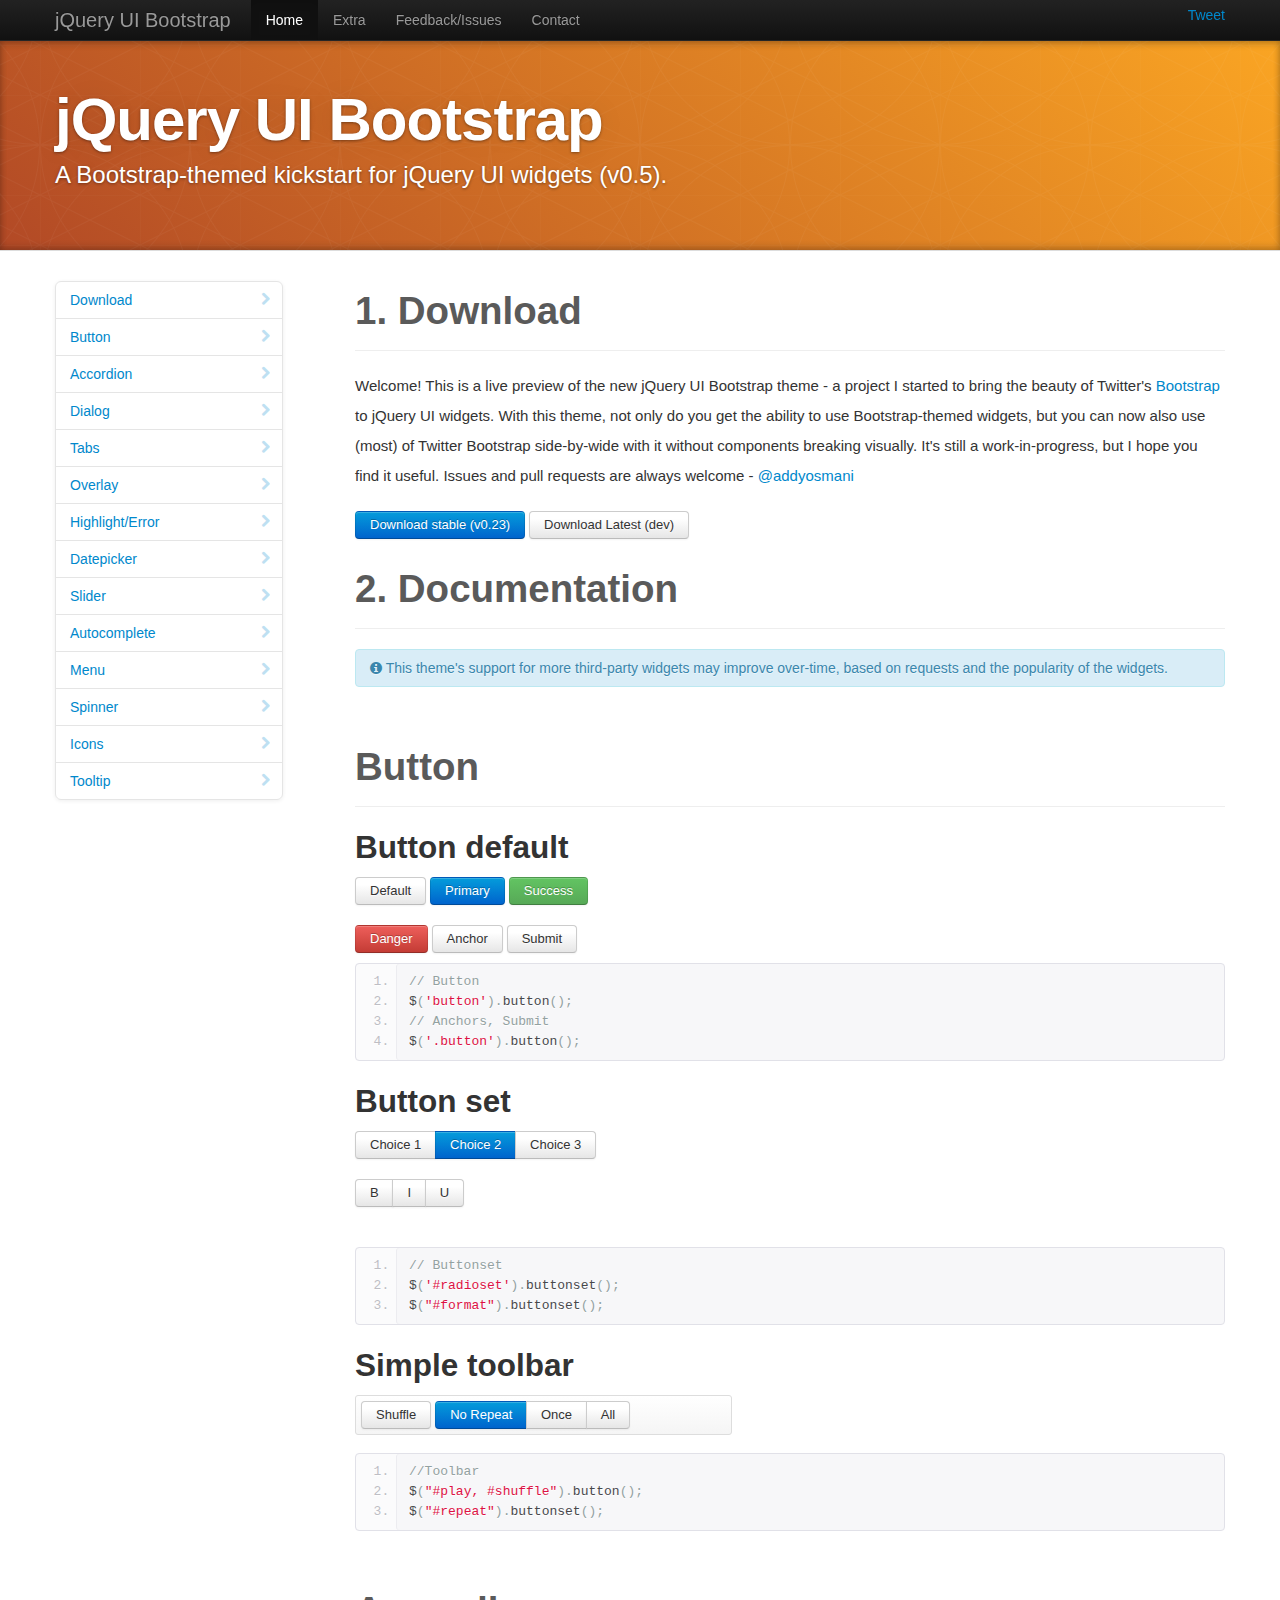
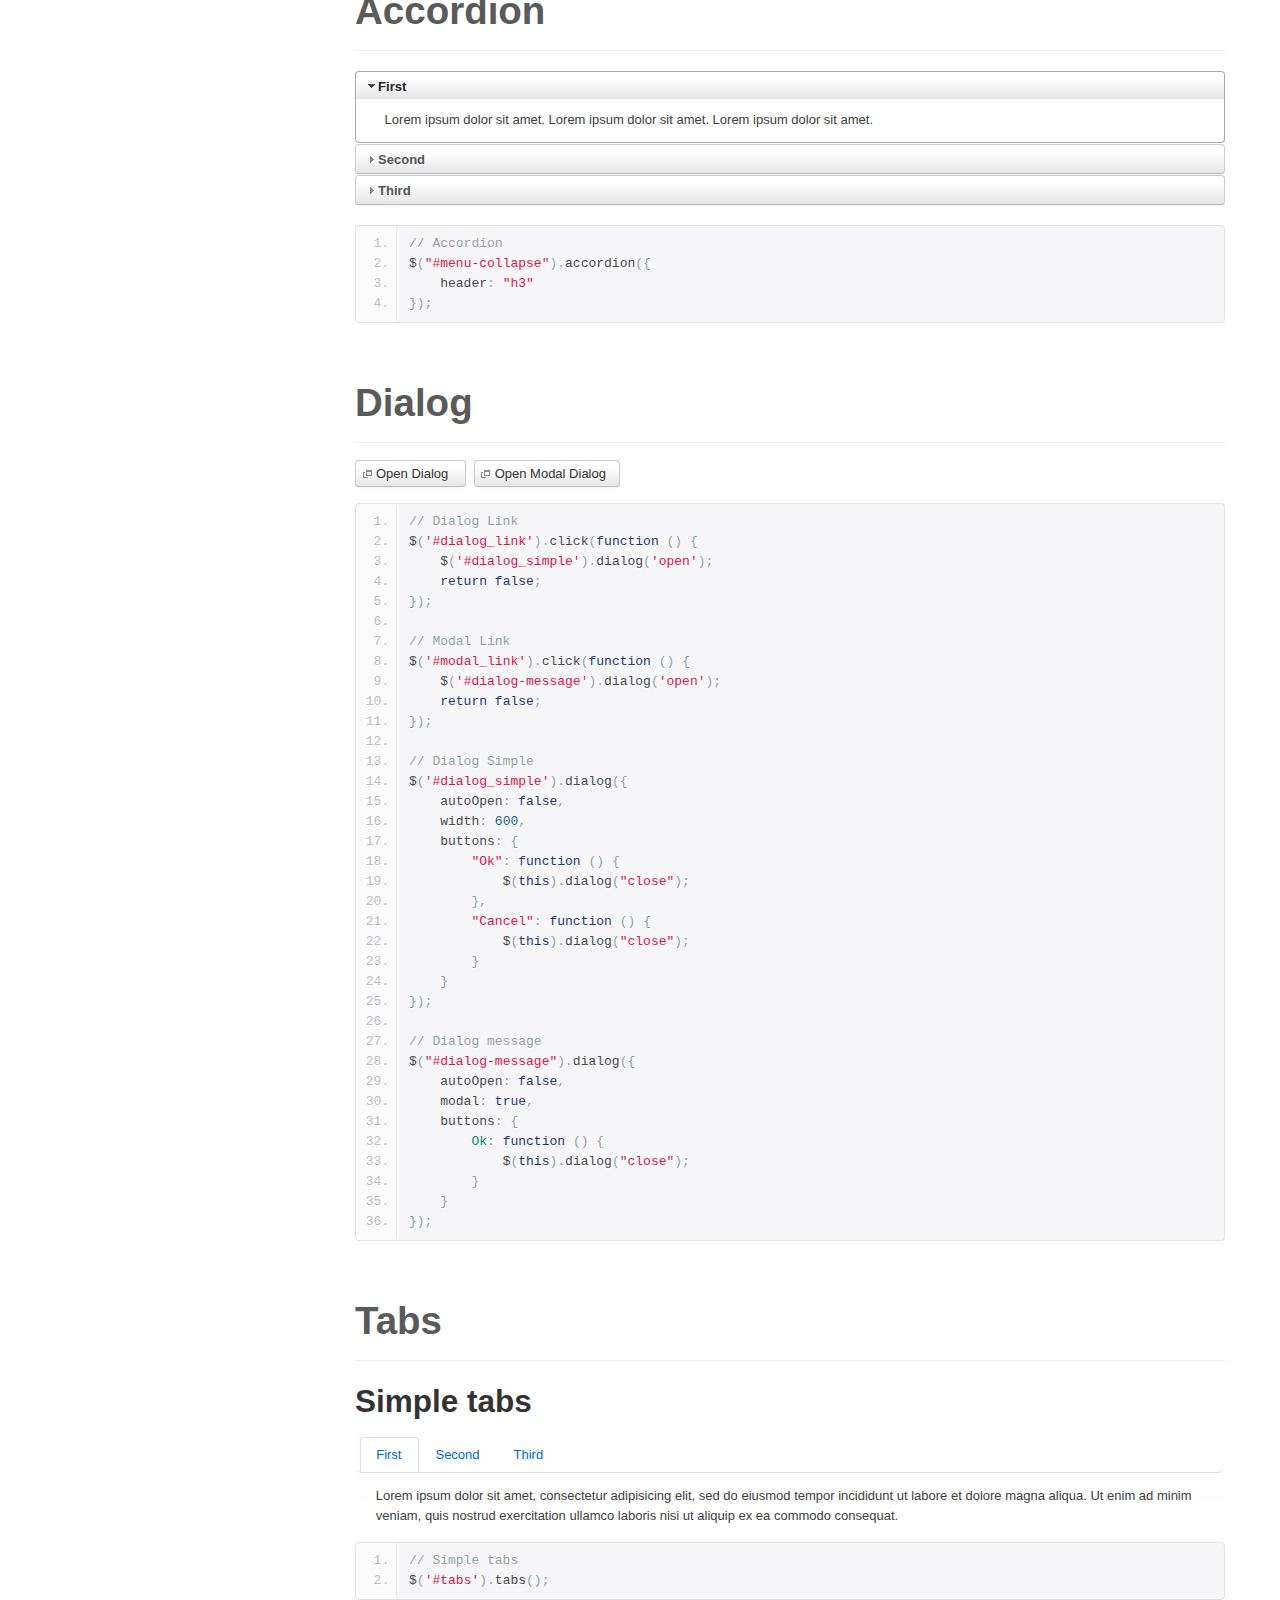
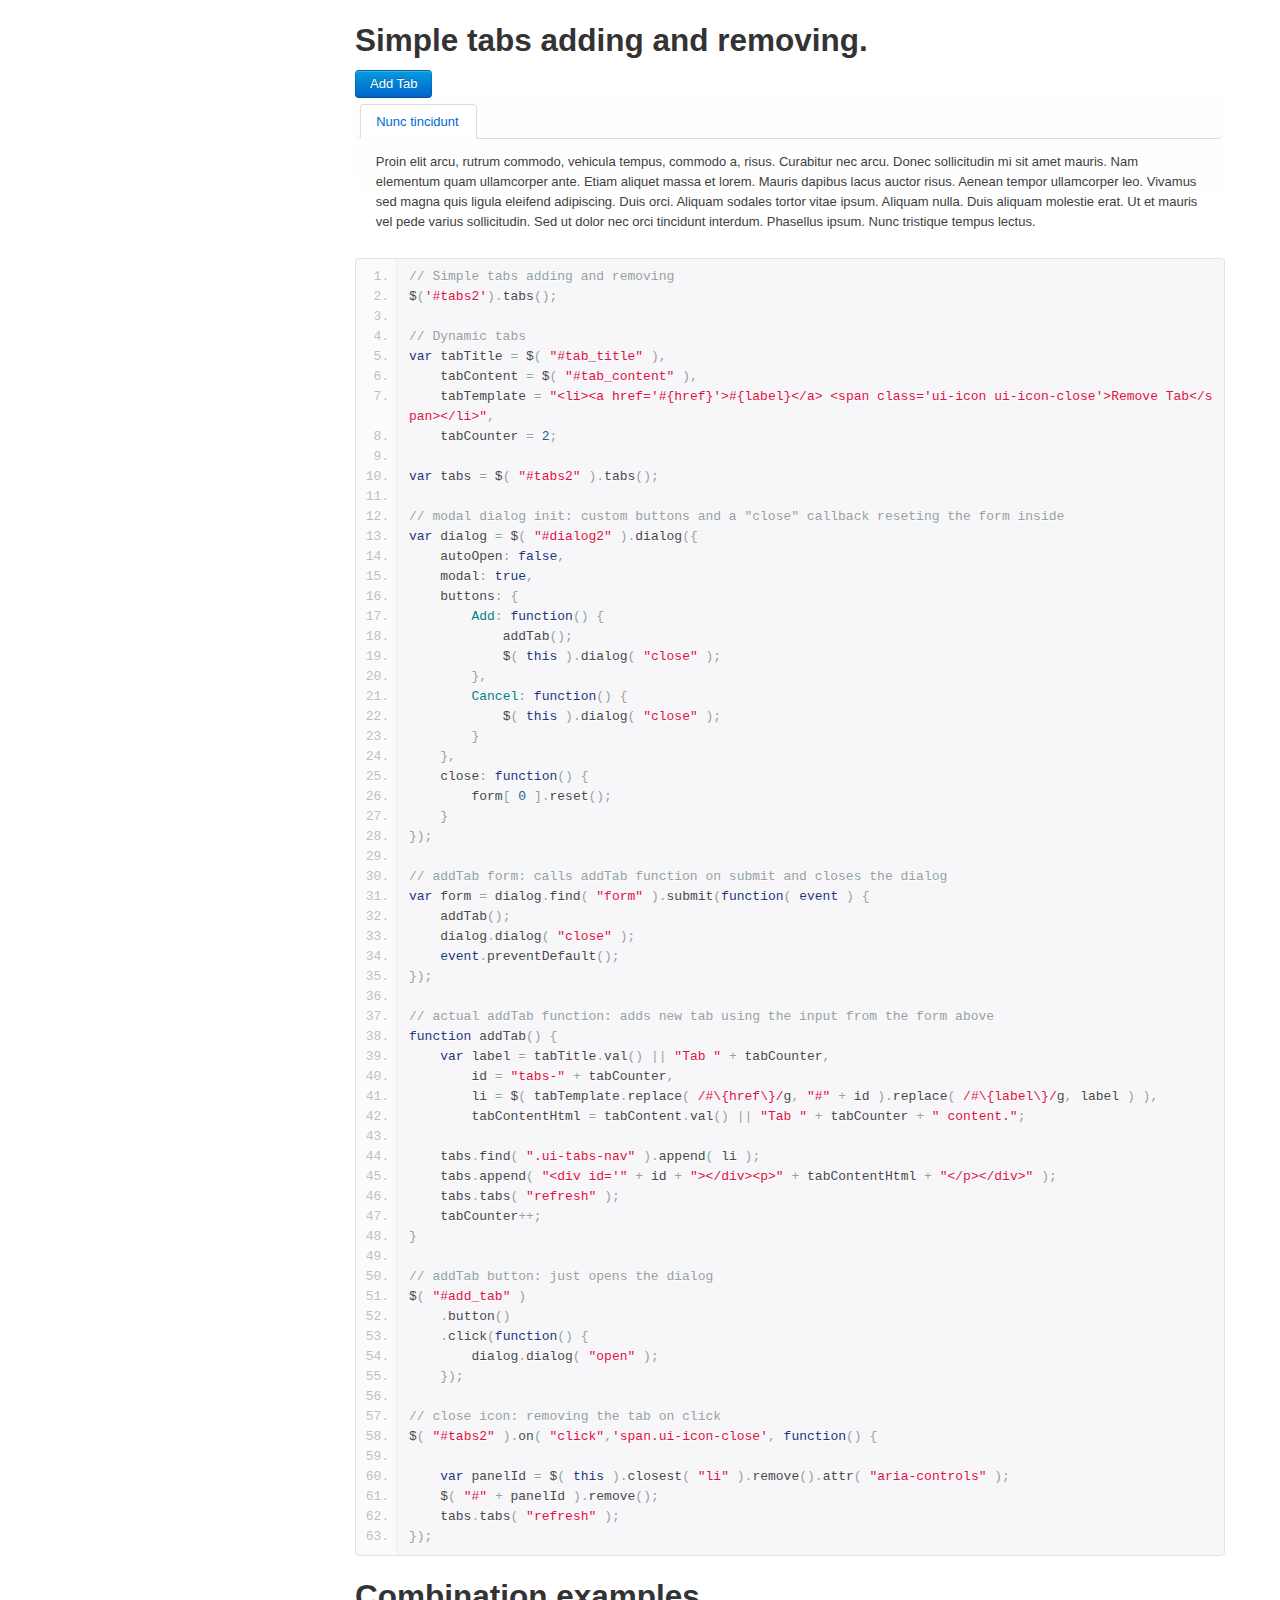
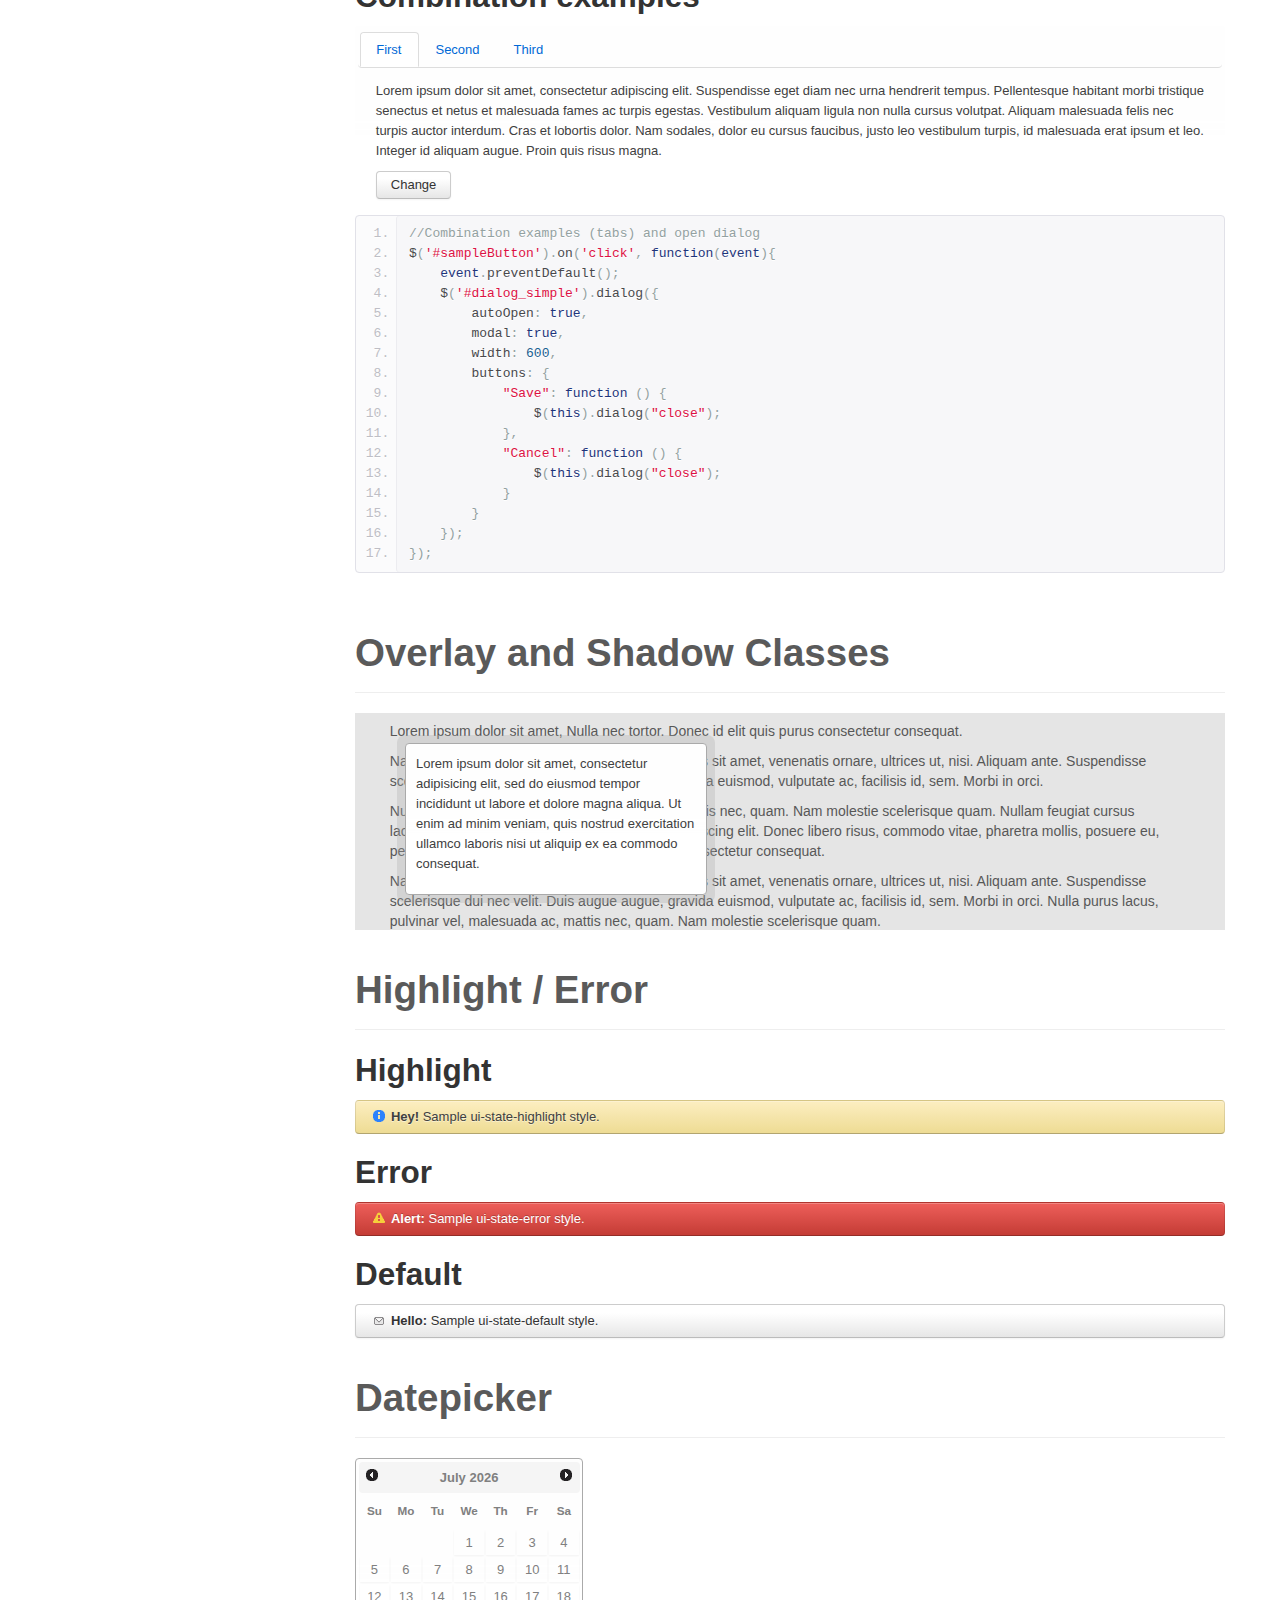
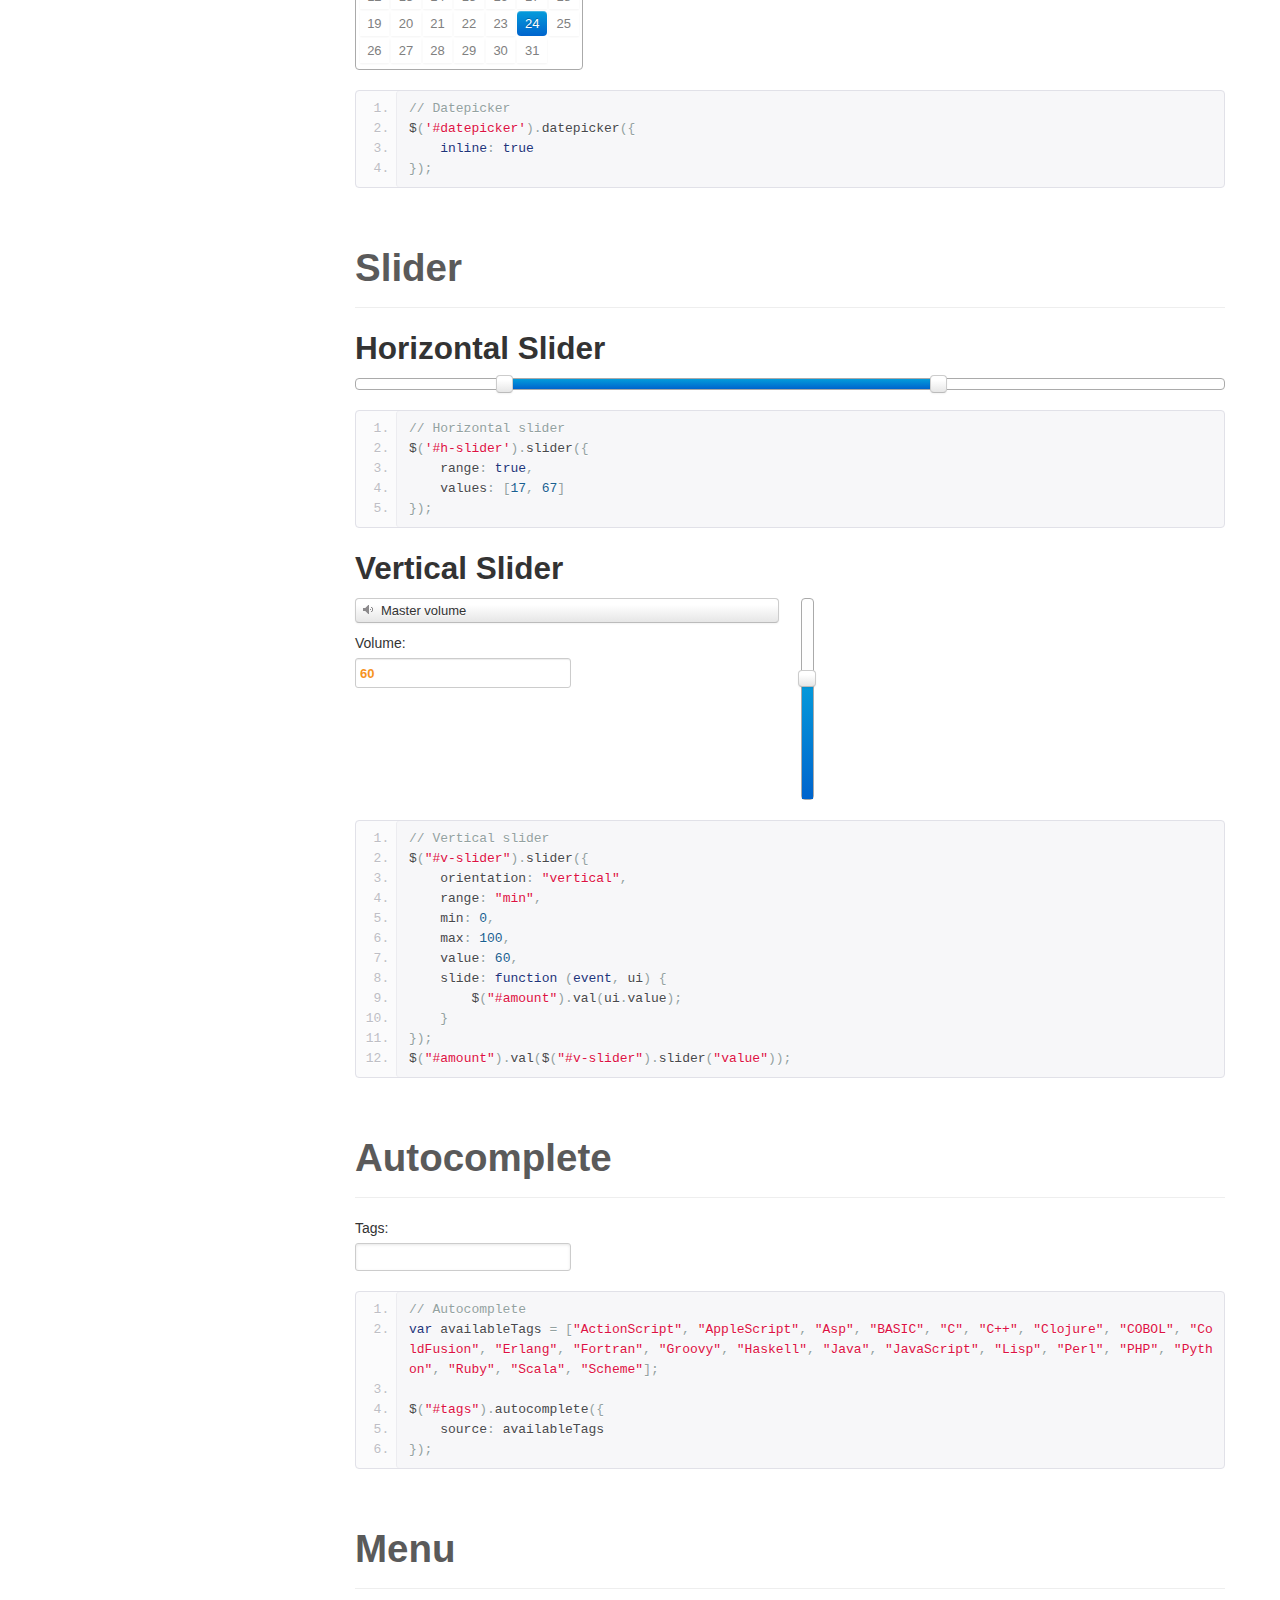
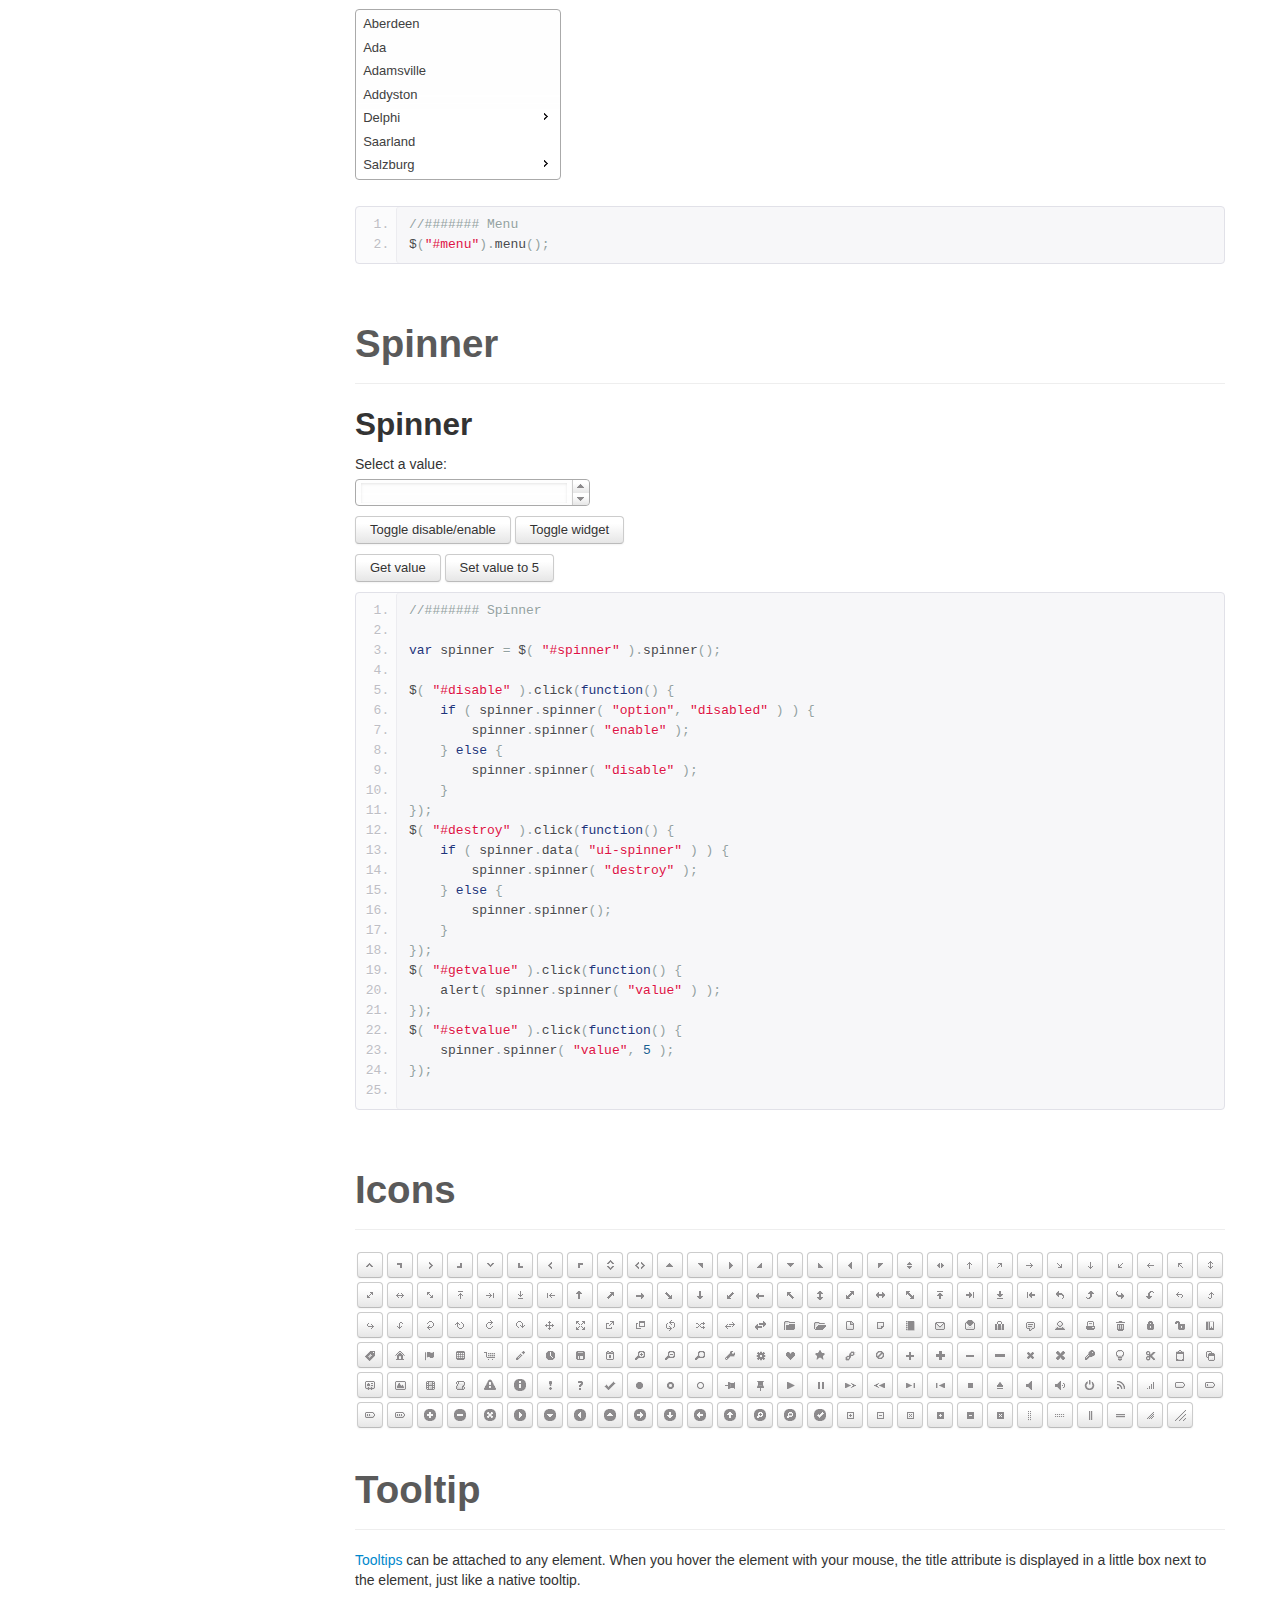
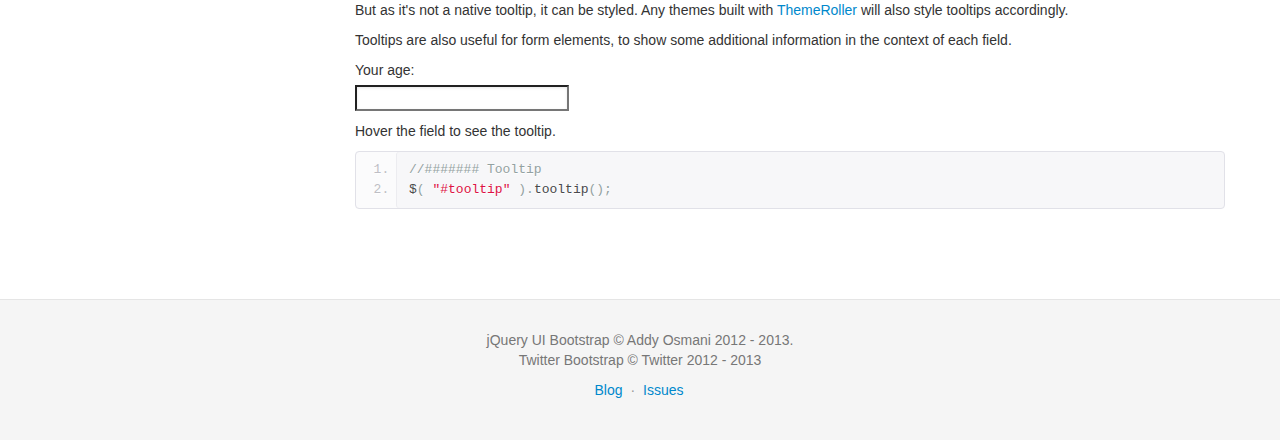
<file: static/jquery-ui-bootstrap/index.html>
<!DOCTYPE html>
        <html lang="en">
        <head>
            <meta charset="utf-8">
            <title>jQuery UI Bootstrap</title>
            <meta name="viewport" content="width=device-width, initial-scale=1.0">
            <meta name="description" content="A preview of the jQuery UI Bootstrap theme">
            <meta name="author" content="Addy Osmani">

            <!-- Le styles -->
            <link href="assets/css/bootstrap.min.css" rel="stylesheet">
            <link type="text/css" href="css/custom-theme/jquery-ui-1.10.0.custom.css" rel="stylesheet" />
            <link type="text/css" href="assets/css/font-awesome.min.css" rel="stylesheet" />
            <!--[if IE 7]>
            <link rel="stylesheet" href="assets/css/font-awesome-ie7.min.css">
            <![endif]-->
            <!--[if lt IE 9]>
            <link rel="stylesheet" type="text/css" href="css/custom-theme/jquery.ui.1.10.0.ie.css"/>
            <![endif]-->
            <link href="assets/css/docs.css" rel="stylesheet">
            <link href="assets/js/google-code-prettify/prettify.css" rel="stylesheet">

            <!-- Le HTML5 shim, for IE6-8 support of HTML5 elements -->
            <!--[if lt IE 9]>
            <script src="http://html5shim.googlecode.com/svn/trunk/html5.js"></script>
            <![endif]-->

            <!-- Le fav and touch icons -->
            <link rel="apple-touch-icon-precomposed" sizes="144x144" href="assets/ico/apple-touch-icon-144-precomposed.png">
            <link rel="apple-touch-icon-precomposed" sizes="114x114" href="assets/ico/apple-touch-icon-114-precomposed.png">
            <link rel="apple-touch-icon-precomposed" sizes="72x72" href="assets/ico/apple-touch-icon-72-precomposed.png">
            <link rel="apple-touch-icon-precomposed" href="assets/ico/apple-touch-icon-57-precomposed.png">
            <link rel="shortcut icon" href="assets/ico/favicon.png">

        </head>

        <body data-spy="scroll" data-target=".bs-docs-sidebar" data-twttr-rendered="true">

        <!-- Navbar
        ================================================== -->
        <div class="navbar navbar-inverse navbar-fixed-top">
            <div class="navbar-inner">
                <div class="container">
                    <button type="button" class="btn btn-navbar" data-toggle="collapse" data-target=".nav-collapse">
                        <span class="icon-bar"></span>
                        <span class="icon-bar"></span>
                        <span class="icon-bar"></span>
                    </button>
                    <a class="brand" href="http://github.com/addyosmani/jquery-ui-bootstrap">jQuery UI Bootstrap</a>
                    <div class="nav-collapse collapse">
                        <ul class="nav">
                            <li class="active">
                                <a href="./index.html">Home</a>
                            </li>
                            <li>
                                <a href="./extra.html">Extra</a>
                            </li>
                            <li>
                                <a href="http://github.com/addyosmani/jquery-ui-bootstrap/issues">Feedback/Issues</a>
                            </li>
                            <li>
                                <a href="http://twitter.com/addyosmani">Contact</a>
                            </li>
                        </ul>
                        <div id="twitter-share" class="pull-right">
                            <a href="https://twitter.com/share" class="twitter-share-button" data-url="http://addyosmani.github.com/jquery-ui-bootstrap/" data-text="A new jQuery UI Bootstrap theme" data-via="addyosmani" data-size="large">Tweet</a>
                            <script>!function(d,s,id){var js,fjs=d.getElementsByTagName(s)[0];if(!d.getElementById(id)){js=d.createElement(s);js.id=id;js.src="//platform.twitter.com/widgets.js";fjs.parentNode.insertBefore(js,fjs);}}(document,"script","twitter-wjs");</script>
                        </div>
                    </div>
                </div>
            </div>
        </div>


        <!-- Subhead
        ================================================== -->
        <header class="jumbotron subhead" id="overview">
            <div class="container">
                <h1>jQuery UI Bootstrap</h1>
                <p class="lead">A Bootstrap-themed kickstart for jQuery UI widgets (v0.5).</p>
            </div>
        </header>


        <div class="container">
        <!-- Docs nav ================================================== -->
        <div class="row">
        <div class="span3 bs-docs-sidebar">
            <ul class="nav nav-list bs-docs-sidenav">
                <li><a href="#download-bootstrap"><i class="icon-chevron-right"></i> Download</a></li>
                <li><a href="#button"><i class="icon-chevron-right"></i> Button</a></li>
                <li><a href="#accordion"><i class="icon-chevron-right"></i> Accordion</a></li>
                <li><a href="#dialog"><i class="icon-chevron-right"></i> Dialog</a></li>
                <li><a href="#tabs-simple"><i class="icon-chevron-right"></i> Tabs</a></li>
                <li><a href="#overlay"><i class="icon-chevron-right"></i> Overlay</a></li>
                <li><a href="#block-state"><i class="icon-chevron-right"></i> Highlight/Error</a></li>
                <li><a href="#calendar"><i class="icon-chevron-right"></i> Datepicker</a></li>
                <li><a href="#slider"><i class="icon-chevron-right"></i> Slider</a></li>
                <li><a href="#autocomplete"><i class="icon-chevron-right"></i> Autocomplete</a></li>
                <li><a href="#block-menu"><i class="icon-chevron-right"></i> Menu</a></li>
                <li><a href="#block-spinner"><i class="icon-chevron-right"></i> Spinner</a></li>
                <li><a href="#block-icons"><i class="icon-chevron-right"></i> Icons</a></li>
                <li><a href="#block-tooltip"><i class="icon-chevron-right"></i> Tooltip</a></li>
            </ul>
        </div>
        <div class="span9">
            <!-- Download ================================================== -->
            <section id="download-bootstrap">
                <div class="page-header">
                    <h1>1. Download</h1>
                </div>
                <div class="row-fluid">
                    <p class="docs-lead">
                        Welcome! This is a live preview of the new jQuery UI Bootstrap theme - a project I started to bring the beauty of Twitter's <a href="http://twitter.github.com/bootstrap/">Bootstrap</a> to jQuery UI widgets.
                        With this theme, not only do you get the ability to use Bootstrap-themed widgets, but you can now also use (most) of Twitter Bootstrap side-by-wide with it without components breaking visually.
                        It's still a work-in-progress, but I hope you find it useful. Issues and pull requests are always welcome - <a href="http://twitter.com/addyosmani">@addyosmani</a></p>
                    </p>
                    <p>
                        <a class="download-btn ui-button-primary"href="https://github.com/addyosmani/jquery-ui-bootstrap/zipball/v0.23">Download stable (v0.23)</a>
                        <a class="download-btn" href="https://github.com/addyosmani/jquery-ui-bootstrap/zipball/master" >Download Latest (dev)</a>
                    </p>
                </div>
            </section>
            <div class="page-header">
                <h1>2. Documentation</h1>
            </div>
            <div class="alert alert-info">
                <span class="icon-info-sign"></span> This theme's support for more third-party widgets may improve over-time, based on requests and the popularity of the widgets.
            </div>
            <!-- Button -->
            <section id="button">
                <div class="page-header">
                    <h1>Button</h1>
                </div>
                <!-- Buttons -->
                <h2>Button default</h2>
                <p>
                    <button>Default</button>
                    <button class="ui-button-primary">Primary</button>
                    <button class="ui-button-success">Success</button>
                    </br>
                    </br>
                    <button class="ui-button-error">Danger</button>
                    <a class="button">Anchor</a>
                    <input type="submit" class="button" value="Submit"/>
                </p>

<pre class="prettyprint linenums">
// Button
$('button').button();
// Anchors, Submit
$('.button').button();
</pre>
                <!-- Button set-->
                <h2>Button set</h2>
                <p>
                    <form>
                        <div id="radioset">
                            <input type="radio" id="radio1" name="radio" /><label for="radio1">Choice 1</label>
                            <input type="radio" id="radio2" name="radio" checked="checked" /><label for="radio2">Choice 2</label>
                            <input type="radio" id="radio3" name="radio" /><label for="radio3">Choice 3</label>
                        </div>
                        </br>
                        <div id="format">
                            <input type="checkbox" id="check1" /><label for="check1">B</label>
                            <input type="checkbox" id="check2" /><label for="check2">I</label>
                            <input type="checkbox" id="check3" /><label for="check3">U</label>
                        </div>
                        </br>
                    </form>
                </p>
<pre class="prettyprint linenums">
// Buttonset
$('#radioset').buttonset();
$("#format").buttonset();
</pre>
            <h2>Simple toolbar</h2>
                <div id="toolbar" class="span4 ui-toolbar ui-widget-header ui-corner-all">

                <input type="checkbox" id="shuffle" /><label for="shuffle">Shuffle</label>
                
                <span id="repeat">
                  <input type="radio" id="repeat0" name="repeat" checked="checked" /><label for="repeat0">No Repeat</label>
                  <input type="radio" id="repeat1" name="repeat" /><label for="repeat1">Once</label>
                  <input type="radio" id="repeatall" name="repeat" /><label for="repeatall">All</label>
                </span>

              </div>
              <div class="clearfix"></div>
<pre class="prettyprint linenums">
//Toolbar
$("#play, #shuffle").button();
$("#repeat").buttonset();
</pre>
            </section>
            <!-- Accordion -->
            <section id="accordion">
                <div class="page-header">
                    <h1>Accordion</h1>
                </div>
                <div id="menu-collapse">
                    <div>
                        <h3><a href="#">First</a></h3>
                        <div>Lorem ipsum dolor sit amet. Lorem ipsum dolor sit amet. Lorem ipsum dolor sit amet.</div>
                    </div>
                    <div>
                        <h3><a href="#">Second</a></h3>
                        <div>Phasellus mattis tincidunt nibh.</div>
                    </div>
                    <div>
                        <h3><a href="#">Third</a></h3>
                        <div>Nam dui erat, auctor a, dignissim quis.</div>
                    </div>
                </div>
<pre class="prettyprint linenums">
// Accordion
$("#menu-collapse").accordion({
    header: "h3"
});
</pre>
            </section>
            <!-- Dialog -->
            <section id="dialog">
                <div class="page-header">
                    <h1>Dialog</h1>
                </div>
                <p class="dialog-button">
                    <a href="#" id="dialog_link" class="ui-state-default ui-corner-all">
                        <span class="ui-icon ui-icon-newwin"></span>Open Dialog
                    </a>
                    &nbsp;
                    <a href="#" id="modal_link" class="ui-state-default ui-corner-all">
                        <span class="ui-icon ui-icon-newwin"></span>
                        Open Modal Dialog
                    </a>
                </p>
                <!-- ui-dialog -->
                <div id="dialog_simple" title="Dialog Simple Title">
                    <p>Lorem ipsum dolor sit amet, consectetur adipisicing elit, sed do eiusmod tempor incididunt ut labore et dolore magna aliqua. Ut enim ad minim veniam, quis nostrud exercitation ullamco laboris nisi ut aliquip ex ea commodo consequat.</p>
                </div>
                <!--static dialog-->
                <div id="dialog-message" title="Modal Dialog">
                    <p>
                        <span class="ui-icon ui-icon-circle-check" style="float:left; margin:0 7px 50px 0;"></span>
                        Your files have downloaded successfully into the My Downloads folder.
                    </p>
                    <p>
                        Currently using <b>36% of your storage space</b>.
                    </p>
                </div>
                <!--end static dialog-->
<pre class="prettyprint linenums">
// Dialog Link
$('#dialog_link').click(function () {
    $('#dialog_simple').dialog('open');
    return false;
});

// Modal Link
$('#modal_link').click(function () {
    $('#dialog-message').dialog('open');
    return false;
});

// Dialog Simple
$('#dialog_simple').dialog({
    autoOpen: false,
    width: 600,
    buttons: {
        "Ok": function () {
            $(this).dialog("close");
        },
        "Cancel": function () {
            $(this).dialog("close");
        }
    }
});

// Dialog message
$("#dialog-message").dialog({
    autoOpen: false,
    modal: true,
    buttons: {
        Ok: function () {
            $(this).dialog("close");
        }
    }
});
</pre>
            </section>
            <!-- Tabs -->
            <section id="tabs-simple">
                <div class="page-header">
                    <h1>Tabs</h1>
                </div>
                <h2>Simple tabs</h2>
                <!--Demo-->
                <div id="tabs">
                    <ul>
                        <li><a href="#tabs-a">First</a></li>
                        <li><a href="#tabs-b">Second</a></li>
                        <li><a href="#tabs-c">Third</a></li>
                    </ul>
                    <div id="tabs-a">Lorem ipsum dolor sit amet, consectetur adipisicing elit, sed do eiusmod tempor incididunt ut labore et dolore magna aliqua. Ut enim ad minim veniam, quis nostrud exercitation ullamco laboris nisi ut aliquip ex ea commodo consequat.</div>
                    <div id="tabs-b">Phasellus mattis tincidunt nibh. Cras orci urna, blandit id, pretium vel, aliquet ornare, felis. Maecenas scelerisque sem non nisl. Fusce sed lorem in enim dictum bibendum.</div>
                    <div id="tabs-c">Nam dui erat, auctor a, dignissim quis, sollicitudin eu, felis. Pellentesque nisi urna, interdum eget, sagittis et, consequat vestibulum, lacus. Mauris porttitor ullamcorper augue.</div>
                </div>
                <!-- End demo -->
<pre class="prettyprint linenums">
// Simple tabs
$('#tabs').tabs();
</pre>
                <h2>Simple tabs adding and removing.</h2>
                <!-- Demo -->
                <div id="dialog2" title="Tab data">
                    <form>
                        <fieldset class="ui-helper-reset">
                            <label for="tab_title">Title</label>
                            <input type="text" name="tab_title" id="tab_title" value="" class="ui-widget-content ui-corner-all" />
                            <label for="tab_content">Content</label>
                            <textarea name="tab_content" id="tab_content" class="ui-widget-content ui-corner-all"></textarea>
                        </fieldset>
                    </form>
                </div>

                <button id="add_tab" class="ui-button-primary">Add Tab</button>

                <div id="tabs2">
                    <ul>
                        <li><a href="#tabs-1">Nunc tincidunt</a></li>
                    </ul>
                    <div id="tabs-1">
                        <p>Proin elit arcu, rutrum commodo, vehicula tempus, commodo a, risus. Curabitur nec arcu. Donec sollicitudin mi sit amet mauris. Nam elementum quam ullamcorper ante. Etiam aliquet massa et lorem. Mauris dapibus lacus auctor risus. Aenean tempor ullamcorper leo. Vivamus sed magna quis ligula eleifend adipiscing. Duis orci. Aliquam sodales tortor vitae ipsum. Aliquam nulla. Duis aliquam molestie erat. Ut et mauris vel pede varius sollicitudin. Sed ut dolor nec orci tincidunt interdum. Phasellus ipsum. Nunc tristique tempus lectus.</p>
                    </div>
                </div>
                <!-- End demo -->
<pre class="prettyprint linenums">
// Simple tabs adding and removing
$('#tabs2').tabs();

// Dynamic tabs
var tabTitle = $( "#tab_title" ),
    tabContent = $( "#tab_content" ),
    tabTemplate = "&lt;li&gt;&lt;a href='#{href}'>#{label}&lt;/a&gt; &lt;span class='ui-icon ui-icon-close'>Remove Tab&lt;/span&gt;&lt;/li&gt;",
    tabCounter = 2;

var tabs = $( "#tabs2" ).tabs();

// modal dialog init: custom buttons and a "close" callback reseting the form inside
var dialog = $( "#dialog2" ).dialog({
    autoOpen: false,
    modal: true,
    buttons: {
        Add: function() {
            addTab();
            $( this ).dialog( "close" );
        },
        Cancel: function() {
            $( this ).dialog( "close" );
        }
    },
    close: function() {
        form[ 0 ].reset();
    }
});

// addTab form: calls addTab function on submit and closes the dialog
var form = dialog.find( "form" ).submit(function( event ) {
    addTab();
    dialog.dialog( "close" );
    event.preventDefault();
});

// actual addTab function: adds new tab using the input from the form above
function addTab() {
    var label = tabTitle.val() || "Tab " + tabCounter,
        id = "tabs-" + tabCounter,
        li = $( tabTemplate.replace( /#\{href\}/g, "#" + id ).replace( /#\{label\}/g, label ) ),
        tabContentHtml = tabContent.val() || "Tab " + tabCounter + " content.";

    tabs.find( ".ui-tabs-nav" ).append( li );
    tabs.append( "&lt;div id='" + id + "&gt;&lt;/div&gt;&lt;p&gt;" + tabContentHtml + "&lt;/p&gt;&lt;/div&gt;" );
    tabs.tabs( "refresh" );
    tabCounter++;
}

// addTab button: just opens the dialog
$( "#add_tab" )
    .button()
    .click(function() {
        dialog.dialog( "open" );
    });

// close icon: removing the tab on click
$( "#tabs2" ).on( "click",'span.ui-icon-close', function() {

    var panelId = $( this ).closest( "li" ).remove().attr( "aria-controls" );
    $( "#" + panelId ).remove();
    tabs.tabs( "refresh" );
});
</pre>
                <h2>Combination examples</h2>
                <!--start combinations-->
                <div id="tabs3">
                    <ul>
                        <li><a href="#tabs3-1">First</a></li>
                        <li><a href="#tabs3-2">Second</a></li>
                        <li><a href="#tabs3-3">Third</a></li>
                    </ul>
                    <div id="tabs3-1">
                        <p>Lorem ipsum dolor sit amet, consectetur adipiscing elit. Suspendisse eget diam nec urna hendrerit tempus. Pellentesque habitant morbi tristique senectus et netus et malesuada fames ac turpis egestas. Vestibulum aliquam ligula non nulla cursus volutpat. Aliquam malesuada felis nec turpis auctor interdum. Cras et lobortis dolor. Nam sodales, dolor eu cursus faucibus, justo leo vestibulum turpis, id malesuada erat ipsum et leo. Integer id aliquam augue. Proin quis risus magna.</p>
                        <a href="#" id="sampleButton">Change</a>
                    </div>
                    <div id="tabs3-2">Tab 2</div>
                    <div id="tabs3-3">Tab 3</div>
                </div>
                <!--end combinations-->
<pre class="prettyprint linenums">
//Combination examples (tabs) and open dialog
$('#sampleButton').on('click', function(event){
    event.preventDefault();
    $('#dialog_simple').dialog({
        autoOpen: true,
        modal: true,
        width: 600,
        buttons: {
            "Save": function () {
                $(this).dialog("close");
            },
            "Cancel": function () {
                $(this).dialog("close");
            }
        }
    });
});
</pre>
            <!-- End tabs -->
            </section>
            <section id="overlay">
                <div class="page-header">
                    <h1>Overlay and Shadow Classes</h1>
                </div>
                <div class="window-contain">
                    <p>Lorem ipsum dolor sit amet,  Nulla nec tortor. Donec id elit quis purus consectetur consequat. </p><p>Nam congue semper tellus. Sed erat dolor, dapibus sit amet, venenatis ornare, ultrices ut, nisi. Aliquam ante. Suspendisse scelerisque dui nec velit. Duis augue augue, gravida euismod, vulputate ac, facilisis id, sem. Morbi in orci. </p><p>Nulla purus lacus, pulvinar vel, malesuada ac, mattis nec, quam. Nam molestie scelerisque quam. Nullam feugiat cursus lacus.orem ipsum dolor sit amet, consectetur adipiscing elit. Donec libero risus, commodo vitae, pharetra mollis, posuere eu, pede. Nulla nec tortor. Donec id elit quis purus consectetur consequat. </p><p>Nam congue semper tellus. Sed erat dolor, dapibus sit amet, venenatis ornare, ultrices ut, nisi. Aliquam ante. Suspendisse scelerisque dui nec velit. Duis augue augue, gravida euismod, vulputate ac, facilisis id, sem. Morbi in orci. Nulla purus lacus, pulvinar vel, malesuada ac, mattis nec, quam. Nam molestie scelerisque quam. </p><p>Nullam feugiat cursus lacus.orem ipsum dolor sit amet, consectetur adipiscing elit. Donec libero risus, commodo vitae, pharetra mollis, posuere eu, pede. Nulla nec tortor. Donec id elit quis purus consectetur consequat. Nam congue semper tellus. Sed erat dolor, dapibus sit amet, venenatis ornare, ultrices ut, nisi. Aliquam ante. </p><p>Suspendisse scelerisque dui nec velit. Duis augue augue, gravida euismod, vulputate ac, facilisis id, sem. Morbi in orci. Nulla purus lacus, pulvinar vel, malesuada ac, mattis nec, quam. Nam molestie scelerisque quam. Nullam feugiat cursus lacus.orem ipsum dolor sit amet, consectetur adipiscing elit. Donec libero risus, commodo vitae, pharetra mollis, posuere eu, pede. Nulla nec tortor. Donec id elit quis purus consectetur consequat. Nam congue semper tellus. Sed erat dolor, dapibus sit amet, venenatis ornare, ultrices ut, nisi. </p>

                    <!-- ui-overlay -->
                    <div class="ui-overlay">
                        <div class="ui-widget-overlay"></div>
                        <div class="ui-widget-shadow ui-corner-all" style="width: 302px; height: 152px; position: absolute; left: 50px; top: 30px;"></div>
                    </div>
                    <div style="position: absolute; width: 280px; height: 130px;left: 50px; top: 30px; padding: 10px;" class="ui-widget ui-widget-content ui-corner-all">
                        <div class="ui-dialog-content ui-widget-content" style="background: none; border: 0;">
                            <p>Lorem ipsum dolor sit amet, consectetur adipisicing elit, sed do eiusmod tempor incididunt ut labore et dolore magna aliqua. Ut enim ad minim veniam, quis nostrud exercitation ullamco laboris nisi ut aliquip ex ea commodo consequat.</p>
                        </div>
                    </div>

                </div>
            </section>
            <section id="block-state">
                <div class="page-header">
                    <h1>Highlight / Error</h1>
                </div>
                <!-- Highlight / Error -->
                <h2>Highlight</h2>
                <div class="ui-widget">
                  <div class="ui-state-highlight ui-corner-all">
                    <p><span class="ui-icon ui-icon-info" style="float: left; margin-right: .3em;"></span>
                    <strong>Hey!</strong> Sample ui-state-highlight style.</p>
                  </div>
                </div>
                <h2>Error</h2>
                <div class="ui-widget">
                  <div class="ui-state-error ui-corner-all">
                    <p><span class="ui-icon ui-icon-alert" style="float: left; margin-right: .3em;"></span>
                    <strong>Alert:</strong> Sample ui-state-error style.</p>
                  </div>
                </div>
                <h2>Default</h2>
                <div class="ui-widget">
                  <div class="ui-state-default ui-corner-all">
                    <p><span class="ui-icon ui-icon-mail-closed" style="float: left; margin-right: .3em;"></span>
                    <strong>Hello:</strong> Sample ui-state-default style.</p>
                  </div>
                </div>
            </section>
            <!--end highlights-->
            <!-- Datepicker -->
            <section id="calendar">
                <div class="page-header">
                    <h1>Datepicker</h1>
                </div>
                <div id="datepicker"></div>
<pre class="prettyprint linenums">
// Datepicker
$('#datepicker').datepicker({
    inline: true
});
</pre>
            </section>
            <!--end datepicker-->
            <!-- Slider -->
            <section id="slider">
                <div class="page-header">
                    <h1>Slider</h1>
                </div>
                <h2>Horizontal Slider</h2>
                <div id="h-slider"></div>
<pre class="prettyprint linenums">
// Horizontal slider
$('#h-slider').slider({
    range: true,
    values: [17, 67]
});
</pre>
                 <!-- Vertical Slider -->
                <h2>Vertical Slider</h2>
                <div class="row-fluid">
                    <div class="span6">
                        <p class="ui-state-default ui-corner-all ui-helper-clearfix" style="padding:4px;">
                        <span class="ui-icon ui-icon-volume-on" style="float:left; margin:-2px 5px 0 0;"></span>
                        Master volume
                        </p>
                        <p>
                          <label for="amount">Volume:</label>
                          <input type="text" id="amount" />
                        </p>
                    </div>
                    <div class="span6">
                        <div id="v-slider" style="height:200px;"></div>
                    </div>
                </div>
<pre class="prettyprint linenums">
// Vertical slider
$("#v-slider").slider({
    orientation: "vertical",
    range: "min",
    min: 0,
    max: 100,
    value: 60,
    slide: function (event, ui) {
        $("#amount").val(ui.value);
    }
});
$("#amount").val($("#v-slider").slider("value"));
</pre>
            </section>
            <!--end slider-->
            <!-- Autocomplete -->
            <section id="autocomplete">
                <div class="page-header">
                    <h1>Autocomplete</h1>
                </div>
                <div class="ui-widget">
                    <label for="tags">Tags: </label>
                    <input id="tags" />
                </div>
<pre class="prettyprint linenums">
// Autocomplete
var availableTags = ["ActionScript", "AppleScript", "Asp", "BASIC", "C", "C++", "Clojure", "COBOL", "ColdFusion", "Erlang", "Fortran", "Groovy", "Haskell", "Java", "JavaScript", "Lisp", "Perl", "PHP", "Python", "Ruby", "Scala", "Scheme"];

$("#tags").autocomplete({
    source: availableTags
});
</pre>
            </section>
            <!--end Autocomplete-->
            <!-- Menu -->
            <section id="block-menu">
                <div class="page-header">
                    <h1>Menu</h1>
                </div>
                <div class="clearfix">
                    <ul id="menu">
                      <li><a href="#">Aberdeen</a></li>
                      <li><a href="#">Ada</a></li>
                      <li><a href="#">Adamsville</a></li>
                      <li><a href="#">Addyston</a></li>
                      <li>
                          <a href="#">Delphi</a>
                          <ul>
                              <li><a href="#">Ada</a></li>
                              <li><a href="#">Saarland</a></li>
                              <li><a href="#">Salzburg</a></li>
                          </ul>
                      </li>
                      <li><a href="#">Saarland</a></li>
                      <li>
                          <a href="#">Salzburg</a>
                          <ul>
                              <li>
                                  <a href="#">Delphi</a>
                                  <ul>
                                      <li><a href="#">Ada</a></li>
                                      <li><a href="#">Saarland</a></li>
                                      <li><a href="#">Salzburg</a></li>
                                  </ul>
                              </li>
                              <li>
                                  <a href="?Delphi">Delphi</a>
                                  <ul>
                                      <li><a href="#">Ada</a></li>
                                      <li><a href="#">Saarland</a></li>
                                      <li><a href="#">Salzburg</a></li>
                                  </ul>
                              </li>
                              <li><a href="#">Perch</a></li>
                          </ul>
                      </li>
                    </ul>
                </div>
<pre class="prettyprint linenums">
//####### Menu
$("#menu").menu();
</pre>
            </section>
            <!--end Menu-->
            <!-- Spinner -->
            <section id="block-spinner">
                <div class="page-header">
                    <h1>Spinner</h1>
                </div>
                <h2>Spinner</h2>
                <p>
                  <label for="spinner">Select a value:</label>
                  <input id="spinner" name="value" />
                </p>

                <p>
                  <button id="disable">Toggle disable/enable</button>
                  <button id="destroy">Toggle widget</button>
                </p>

                <p>
                  <button id="getvalue">Get value</button>
                  <button id="setvalue">Set value to 5</button>
                </p>
<pre class="prettyprint linenums">
//####### Spinner

var spinner = $( "#spinner" ).spinner();

$( "#disable" ).click(function() {
    if ( spinner.spinner( "option", "disabled" ) ) {
        spinner.spinner( "enable" );
    } else {
        spinner.spinner( "disable" );
    }
});
$( "#destroy" ).click(function() {
    if ( spinner.data( "ui-spinner" ) ) {
        spinner.spinner( "destroy" );
    } else {
        spinner.spinner();
    }
});
$( "#getvalue" ).click(function() {
    alert( spinner.spinner( "value" ) );
});
$( "#setvalue" ).click(function() {
    spinner.spinner( "value", 5 );
});

</pre>
            </section>
            <!--end Spinner-->
            <!-- Icons -->
            <section id="block-icons">
                <div class="page-header">
                    <h1>Icons</h1>
                </div>
                <div class="clearfix">
                    <ul id="icons" class="ui-widget ui-helper-clearfix">
                        <li class="ui-state-default ui-corner-all" title=".ui-icon-carat-1-n"><span class="ui-icon ui-icon-carat-1-n"></span></li>
                        <li class="ui-state-default ui-corner-all" title=".ui-icon-carat-1-ne"><span class="ui-icon ui-icon-carat-1-ne"></span></li>
                        <li class="ui-state-default ui-corner-all" title=".ui-icon-carat-1-e"><span class="ui-icon ui-icon-carat-1-e"></span></li>

                        <li class="ui-state-default ui-corner-all" title=".ui-icon-carat-1-se"><span class="ui-icon ui-icon-carat-1-se"></span></li>
                        <li class="ui-state-default ui-corner-all" title=".ui-icon-carat-1-s"><span class="ui-icon ui-icon-carat-1-s"></span></li>
                        <li class="ui-state-default ui-corner-all" title=".ui-icon-carat-1-sw"><span class="ui-icon ui-icon-carat-1-sw"></span></li>
                        <li class="ui-state-default ui-corner-all" title=".ui-icon-carat-1-w"><span class="ui-icon ui-icon-carat-1-w"></span></li>
                        <li class="ui-state-default ui-corner-all" title=".ui-icon-carat-1-nw"><span class="ui-icon ui-icon-carat-1-nw"></span></li>
                        <li class="ui-state-default ui-corner-all" title=".ui-icon-carat-2-n-s"><span class="ui-icon ui-icon-carat-2-n-s"></span></li>
                        <li class="ui-state-default ui-corner-all" title=".ui-icon-carat-2-e-w"><span class="ui-icon ui-icon-carat-2-e-w"></span></li>
                        <li class="ui-state-default ui-corner-all" title=".ui-icon-triangle-1-n"><span class="ui-icon ui-icon-triangle-1-n"></span></li>
                        <li class="ui-state-default ui-corner-all" title=".ui-icon-triangle-1-ne"><span class="ui-icon ui-icon-triangle-1-ne"></span></li>

                        <li class="ui-state-default ui-corner-all" title=".ui-icon-triangle-1-e"><span class="ui-icon ui-icon-triangle-1-e"></span></li>
                        <li class="ui-state-default ui-corner-all" title=".ui-icon-triangle-1-se"><span class="ui-icon ui-icon-triangle-1-se"></span></li>
                        <li class="ui-state-default ui-corner-all" title=".ui-icon-triangle-1-s"><span class="ui-icon ui-icon-triangle-1-s"></span></li>
                        <li class="ui-state-default ui-corner-all" title=".ui-icon-triangle-1-sw"><span class="ui-icon ui-icon-triangle-1-sw"></span></li>
                        <li class="ui-state-default ui-corner-all" title=".ui-icon-triangle-1-w"><span class="ui-icon ui-icon-triangle-1-w"></span></li>
                        <li class="ui-state-default ui-corner-all" title=".ui-icon-triangle-1-nw"><span class="ui-icon ui-icon-triangle-1-nw"></span></li>
                        <li class="ui-state-default ui-corner-all" title=".ui-icon-triangle-2-n-s"><span class="ui-icon ui-icon-triangle-2-n-s"></span></li>
                        <li class="ui-state-default ui-corner-all" title=".ui-icon-triangle-2-e-w"><span class="ui-icon ui-icon-triangle-2-e-w"></span></li>
                        <li class="ui-state-default ui-corner-all" title=".ui-icon-arrow-1-n"><span class="ui-icon ui-icon-arrow-1-n"></span></li>

                        <li class="ui-state-default ui-corner-all" title=".ui-icon-arrow-1-ne"><span class="ui-icon ui-icon-arrow-1-ne"></span></li>
                        <li class="ui-state-default ui-corner-all" title=".ui-icon-arrow-1-e"><span class="ui-icon ui-icon-arrow-1-e"></span></li>
                        <li class="ui-state-default ui-corner-all" title=".ui-icon-arrow-1-se"><span class="ui-icon ui-icon-arrow-1-se"></span></li>
                        <li class="ui-state-default ui-corner-all" title=".ui-icon-arrow-1-s"><span class="ui-icon ui-icon-arrow-1-s"></span></li>
                        <li class="ui-state-default ui-corner-all" title=".ui-icon-arrow-1-sw"><span class="ui-icon ui-icon-arrow-1-sw"></span></li>
                        <li class="ui-state-default ui-corner-all" title=".ui-icon-arrow-1-w"><span class="ui-icon ui-icon-arrow-1-w"></span></li>
                        <li class="ui-state-default ui-corner-all" title=".ui-icon-arrow-1-nw"><span class="ui-icon ui-icon-arrow-1-nw"></span></li>
                        <li class="ui-state-default ui-corner-all" title=".ui-icon-arrow-2-n-s"><span class="ui-icon ui-icon-arrow-2-n-s"></span></li>
                        <li class="ui-state-default ui-corner-all" title=".ui-icon-arrow-2-ne-sw"><span class="ui-icon ui-icon-arrow-2-ne-sw"></span></li>

                        <li class="ui-state-default ui-corner-all" title=".ui-icon-arrow-2-e-w"><span class="ui-icon ui-icon-arrow-2-e-w"></span></li>
                        <li class="ui-state-default ui-corner-all" title=".ui-icon-arrow-2-se-nw"><span class="ui-icon ui-icon-arrow-2-se-nw"></span></li>
                        <li class="ui-state-default ui-corner-all" title=".ui-icon-arrowstop-1-n"><span class="ui-icon ui-icon-arrowstop-1-n"></span></li>
                        <li class="ui-state-default ui-corner-all" title=".ui-icon-arrowstop-1-e"><span class="ui-icon ui-icon-arrowstop-1-e"></span></li>
                        <li class="ui-state-default ui-corner-all" title=".ui-icon-arrowstop-1-s"><span class="ui-icon ui-icon-arrowstop-1-s"></span></li>
                        <li class="ui-state-default ui-corner-all" title=".ui-icon-arrowstop-1-w"><span class="ui-icon ui-icon-arrowstop-1-w"></span></li>
                        <li class="ui-state-default ui-corner-all" title=".ui-icon-arrowthick-1-n"><span class="ui-icon ui-icon-arrowthick-1-n"></span></li>
                        <li class="ui-state-default ui-corner-all" title=".ui-icon-arrowthick-1-ne"><span class="ui-icon ui-icon-arrowthick-1-ne"></span></li>
                        <li class="ui-state-default ui-corner-all" title=".ui-icon-arrowthick-1-e"><span class="ui-icon ui-icon-arrowthick-1-e"></span></li>

                        <li class="ui-state-default ui-corner-all" title=".ui-icon-arrowthick-1-se"><span class="ui-icon ui-icon-arrowthick-1-se"></span></li>
                        <li class="ui-state-default ui-corner-all" title=".ui-icon-arrowthick-1-s"><span class="ui-icon ui-icon-arrowthick-1-s"></span></li>
                        <li class="ui-state-default ui-corner-all" title=".ui-icon-arrowthick-1-sw"><span class="ui-icon ui-icon-arrowthick-1-sw"></span></li>
                        <li class="ui-state-default ui-corner-all" title=".ui-icon-arrowthick-1-w"><span class="ui-icon ui-icon-arrowthick-1-w"></span></li>
                        <li class="ui-state-default ui-corner-all" title=".ui-icon-arrowthick-1-nw"><span class="ui-icon ui-icon-arrowthick-1-nw"></span></li>
                        <li class="ui-state-default ui-corner-all" title=".ui-icon-arrowthick-2-n-s"><span class="ui-icon ui-icon-arrowthick-2-n-s"></span></li>
                        <li class="ui-state-default ui-corner-all" title=".ui-icon-arrowthick-2-ne-sw"><span class="ui-icon ui-icon-arrowthick-2-ne-sw"></span></li>
                        <li class="ui-state-default ui-corner-all" title=".ui-icon-arrowthick-2-e-w"><span class="ui-icon ui-icon-arrowthick-2-e-w"></span></li>
                        <li class="ui-state-default ui-corner-all" title=".ui-icon-arrowthick-2-se-nw"><span class="ui-icon ui-icon-arrowthick-2-se-nw"></span></li>

                        <li class="ui-state-default ui-corner-all" title=".ui-icon-arrowthickstop-1-n"><span class="ui-icon ui-icon-arrowthickstop-1-n"></span></li>
                        <li class="ui-state-default ui-corner-all" title=".ui-icon-arrowthickstop-1-e"><span class="ui-icon ui-icon-arrowthickstop-1-e"></span></li>
                        <li class="ui-state-default ui-corner-all" title=".ui-icon-arrowthickstop-1-s"><span class="ui-icon ui-icon-arrowthickstop-1-s"></span></li>
                        <li class="ui-state-default ui-corner-all" title=".ui-icon-arrowthickstop-1-w"><span class="ui-icon ui-icon-arrowthickstop-1-w"></span></li>
                        <li class="ui-state-default ui-corner-all" title=".ui-icon-arrowreturnthick-1-w"><span class="ui-icon ui-icon-arrowreturnthick-1-w"></span></li>
                        <li class="ui-state-default ui-corner-all" title=".ui-icon-arrowreturnthick-1-n"><span class="ui-icon ui-icon-arrowreturnthick-1-n"></span></li>
                        <li class="ui-state-default ui-corner-all" title=".ui-icon-arrowreturnthick-1-e"><span class="ui-icon ui-icon-arrowreturnthick-1-e"></span></li>
                        <li class="ui-state-default ui-corner-all" title=".ui-icon-arrowreturnthick-1-s"><span class="ui-icon ui-icon-arrowreturnthick-1-s"></span></li>
                        <li class="ui-state-default ui-corner-all" title=".ui-icon-arrowreturn-1-w"><span class="ui-icon ui-icon-arrowreturn-1-w"></span></li>

                        <li class="ui-state-default ui-corner-all" title=".ui-icon-arrowreturn-1-n"><span class="ui-icon ui-icon-arrowreturn-1-n"></span></li>
                        <li class="ui-state-default ui-corner-all" title=".ui-icon-arrowreturn-1-e"><span class="ui-icon ui-icon-arrowreturn-1-e"></span></li>
                        <li class="ui-state-default ui-corner-all" title=".ui-icon-arrowreturn-1-s"><span class="ui-icon ui-icon-arrowreturn-1-s"></span></li>
                        <li class="ui-state-default ui-corner-all" title=".ui-icon-arrowrefresh-1-w"><span class="ui-icon ui-icon-arrowrefresh-1-w"></span></li>
                        <li class="ui-state-default ui-corner-all" title=".ui-icon-arrowrefresh-1-n"><span class="ui-icon ui-icon-arrowrefresh-1-n"></span></li>
                        <li class="ui-state-default ui-corner-all" title=".ui-icon-arrowrefresh-1-e"><span class="ui-icon ui-icon-arrowrefresh-1-e"></span></li>
                        <li class="ui-state-default ui-corner-all" title=".ui-icon-arrowrefresh-1-s"><span class="ui-icon ui-icon-arrowrefresh-1-s"></span></li>
                        <li class="ui-state-default ui-corner-all" title=".ui-icon-arrow-4"><span class="ui-icon ui-icon-arrow-4"></span></li>
                        <li class="ui-state-default ui-corner-all" title=".ui-icon-arrow-4-diag"><span class="ui-icon ui-icon-arrow-4-diag"></span></li>

                        <li class="ui-state-default ui-corner-all" title=".ui-icon-extlink"><span class="ui-icon ui-icon-extlink"></span></li>
                        <li class="ui-state-default ui-corner-all" title=".ui-icon-newwin"><span class="ui-icon ui-icon-newwin"></span></li>
                        <li class="ui-state-default ui-corner-all" title=".ui-icon-refresh"><span class="ui-icon ui-icon-refresh"></span></li>
                        <li class="ui-state-default ui-corner-all" title=".ui-icon-shuffle"><span class="ui-icon ui-icon-shuffle"></span></li>
                        <li class="ui-state-default ui-corner-all" title=".ui-icon-transfer-e-w"><span class="ui-icon ui-icon-transfer-e-w"></span></li>
                        <li class="ui-state-default ui-corner-all" title=".ui-icon-transferthick-e-w"><span class="ui-icon ui-icon-transferthick-e-w"></span></li>
                        <li class="ui-state-default ui-corner-all" title=".ui-icon-folder-collapsed"><span class="ui-icon ui-icon-folder-collapsed"></span></li>
                        <li class="ui-state-default ui-corner-all" title=".ui-icon-folder-open"><span class="ui-icon ui-icon-folder-open"></span></li>
                        <li class="ui-state-default ui-corner-all" title=".ui-icon-document"><span class="ui-icon ui-icon-document"></span></li>

                        <li class="ui-state-default ui-corner-all" title=".ui-icon-document-b"><span class="ui-icon ui-icon-document-b"></span></li>
                        <li class="ui-state-default ui-corner-all" title=".ui-icon-note"><span class="ui-icon ui-icon-note"></span></li>
                        <li class="ui-state-default ui-corner-all" title=".ui-icon-mail-closed"><span class="ui-icon ui-icon-mail-closed"></span></li>
                        <li class="ui-state-default ui-corner-all" title=".ui-icon-mail-open"><span class="ui-icon ui-icon-mail-open"></span></li>
                        <li class="ui-state-default ui-corner-all" title=".ui-icon-suitcase"><span class="ui-icon ui-icon-suitcase"></span></li>
                        <li class="ui-state-default ui-corner-all" title=".ui-icon-comment"><span class="ui-icon ui-icon-comment"></span></li>
                        <li class="ui-state-default ui-corner-all" title=".ui-icon-person"><span class="ui-icon ui-icon-person"></span></li>
                        <li class="ui-state-default ui-corner-all" title=".ui-icon-print"><span class="ui-icon ui-icon-print"></span></li>
                        <li class="ui-state-default ui-corner-all" title=".ui-icon-trash"><span class="ui-icon ui-icon-trash"></span></li>

                        <li class="ui-state-default ui-corner-all" title=".ui-icon-locked"><span class="ui-icon ui-icon-locked"></span></li>
                        <li class="ui-state-default ui-corner-all" title=".ui-icon-unlocked"><span class="ui-icon ui-icon-unlocked"></span></li>
                        <li class="ui-state-default ui-corner-all" title=".ui-icon-bookmark"><span class="ui-icon ui-icon-bookmark"></span></li>
                        <li class="ui-state-default ui-corner-all" title=".ui-icon-tag"><span class="ui-icon ui-icon-tag"></span></li>
                        <li class="ui-state-default ui-corner-all" title=".ui-icon-home"><span class="ui-icon ui-icon-home"></span></li>
                        <li class="ui-state-default ui-corner-all" title=".ui-icon-flag"><span class="ui-icon ui-icon-flag"></span></li>
                        <li class="ui-state-default ui-corner-all" title=".ui-icon-calculator"><span class="ui-icon ui-icon-calculator"></span></li>
                        <li class="ui-state-default ui-corner-all" title=".ui-icon-cart"><span class="ui-icon ui-icon-cart"></span></li>
                        <li class="ui-state-default ui-corner-all" title=".ui-icon-pencil"><span class="ui-icon ui-icon-pencil"></span></li>

                        <li class="ui-state-default ui-corner-all" title=".ui-icon-clock"><span class="ui-icon ui-icon-clock"></span></li>
                        <li class="ui-state-default ui-corner-all" title=".ui-icon-disk"><span class="ui-icon ui-icon-disk"></span></li>
                        <li class="ui-state-default ui-corner-all" title=".ui-icon-calendar"><span class="ui-icon ui-icon-calendar"></span></li>
                        <li class="ui-state-default ui-corner-all" title=".ui-icon-zoomin"><span class="ui-icon ui-icon-zoomin"></span></li>
                        <li class="ui-state-default ui-corner-all" title=".ui-icon-zoomout"><span class="ui-icon ui-icon-zoomout"></span></li>
                        <li class="ui-state-default ui-corner-all" title=".ui-icon-search"><span class="ui-icon ui-icon-search"></span></li>
                        <li class="ui-state-default ui-corner-all" title=".ui-icon-wrench"><span class="ui-icon ui-icon-wrench"></span></li>
                        <li class="ui-state-default ui-corner-all" title=".ui-icon-gear"><span class="ui-icon ui-icon-gear"></span></li>
                        <li class="ui-state-default ui-corner-all" title=".ui-icon-heart"><span class="ui-icon ui-icon-heart"></span></li>

                        <li class="ui-state-default ui-corner-all" title=".ui-icon-star"><span class="ui-icon ui-icon-star"></span></li>
                        <li class="ui-state-default ui-corner-all" title=".ui-icon-link"><span class="ui-icon ui-icon-link"></span></li>
                        <li class="ui-state-default ui-corner-all" title=".ui-icon-cancel"><span class="ui-icon ui-icon-cancel"></span></li>
                        <li class="ui-state-default ui-corner-all" title=".ui-icon-plus"><span class="ui-icon ui-icon-plus"></span></li>
                        <li class="ui-state-default ui-corner-all" title=".ui-icon-plusthick"><span class="ui-icon ui-icon-plusthick"></span></li>
                        <li class="ui-state-default ui-corner-all" title=".ui-icon-minus"><span class="ui-icon ui-icon-minus"></span></li>
                        <li class="ui-state-default ui-corner-all" title=".ui-icon-minusthick"><span class="ui-icon ui-icon-minusthick"></span></li>
                        <li class="ui-state-default ui-corner-all" title=".ui-icon-close"><span class="ui-icon ui-icon-close"></span></li>
                        <li class="ui-state-default ui-corner-all" title=".ui-icon-closethick"><span class="ui-icon ui-icon-closethick"></span></li>

                        <li class="ui-state-default ui-corner-all" title=".ui-icon-key"><span class="ui-icon ui-icon-key"></span></li>
                        <li class="ui-state-default ui-corner-all" title=".ui-icon-lightbulb"><span class="ui-icon ui-icon-lightbulb"></span></li>
                        <li class="ui-state-default ui-corner-all" title=".ui-icon-scissors"><span class="ui-icon ui-icon-scissors"></span></li>
                        <li class="ui-state-default ui-corner-all" title=".ui-icon-clipboard"><span class="ui-icon ui-icon-clipboard"></span></li>
                        <li class="ui-state-default ui-corner-all" title=".ui-icon-copy"><span class="ui-icon ui-icon-copy"></span></li>
                        <li class="ui-state-default ui-corner-all" title=".ui-icon-contact"><span class="ui-icon ui-icon-contact"></span></li>
                        <li class="ui-state-default ui-corner-all" title=".ui-icon-image"><span class="ui-icon ui-icon-image"></span></li>
                        <li class="ui-state-default ui-corner-all" title=".ui-icon-video"><span class="ui-icon ui-icon-video"></span></li>
                        <li class="ui-state-default ui-corner-all" title=".ui-icon-script"><span class="ui-icon ui-icon-script"></span></li>
                        <li class="ui-state-default ui-corner-all" title=".ui-icon-alert"><span class="ui-icon ui-icon-alert"></span></li>

                        <li class="ui-state-default ui-corner-all" title=".ui-icon-info"><span class="ui-icon ui-icon-info"></span></li>
                        <li class="ui-state-default ui-corner-all" title=".ui-icon-notice"><span class="ui-icon ui-icon-notice"></span></li>
                        <li class="ui-state-default ui-corner-all" title=".ui-icon-help"><span class="ui-icon ui-icon-help"></span></li>
                        <li class="ui-state-default ui-corner-all" title=".ui-icon-check"><span class="ui-icon ui-icon-check"></span></li>
                        <li class="ui-state-default ui-corner-all" title=".ui-icon-bullet"><span class="ui-icon ui-icon-bullet"></span></li>
                        <li class="ui-state-default ui-corner-all" title=".ui-icon-radio-off"><span class="ui-icon ui-icon-radio-off"></span></li>
                        <li class="ui-state-default ui-corner-all" title=".ui-icon-radio-on"><span class="ui-icon ui-icon-radio-on"></span></li>
                        <li class="ui-state-default ui-corner-all" title=".ui-icon-pin-w"><span class="ui-icon ui-icon-pin-w"></span></li>
                        <li class="ui-state-default ui-corner-all" title=".ui-icon-pin-s"><span class="ui-icon ui-icon-pin-s"></span></li>
                        <li class="ui-state-default ui-corner-all" title=".ui-icon-play"><span class="ui-icon ui-icon-play"></span></li>
                        <li class="ui-state-default ui-corner-all" title=".ui-icon-pause"><span class="ui-icon ui-icon-pause"></span></li>

                        <li class="ui-state-default ui-corner-all" title=".ui-icon-seek-next"><span class="ui-icon ui-icon-seek-next"></span></li>
                        <li class="ui-state-default ui-corner-all" title=".ui-icon-seek-prev"><span class="ui-icon ui-icon-seek-prev"></span></li>
                        <li class="ui-state-default ui-corner-all" title=".ui-icon-seek-end"><span class="ui-icon ui-icon-seek-end"></span></li>
                        <li class="ui-state-default ui-corner-all" title=".ui-icon-seek-first"><span class="ui-icon ui-icon-seek-first"></span></li>
                        <li class="ui-state-default ui-corner-all" title=".ui-icon-stop"><span class="ui-icon ui-icon-stop"></span></li>
                        <li class="ui-state-default ui-corner-all" title=".ui-icon-eject"><span class="ui-icon ui-icon-eject"></span></li>
                        <li class="ui-state-default ui-corner-all" title=".ui-icon-volume-off"><span class="ui-icon ui-icon-volume-off"></span></li>
                        <li class="ui-state-default ui-corner-all" title=".ui-icon-volume-on"><span class="ui-icon ui-icon-volume-on"></span></li>
                        <li class="ui-state-default ui-corner-all" title=".ui-icon-power"><span class="ui-icon ui-icon-power"></span></li>

                        <li class="ui-state-default ui-corner-all" title=".ui-icon-signal-diag"><span class="ui-icon ui-icon-signal-diag"></span></li>
                        <li class="ui-state-default ui-corner-all" title=".ui-icon-signal"><span class="ui-icon ui-icon-signal"></span></li>
                        <li class="ui-state-default ui-corner-all" title=".ui-icon-battery-0"><span class="ui-icon ui-icon-battery-0"></span></li>
                        <li class="ui-state-default ui-corner-all" title=".ui-icon-battery-1"><span class="ui-icon ui-icon-battery-1"></span></li>
                        <li class="ui-state-default ui-corner-all" title=".ui-icon-battery-2"><span class="ui-icon ui-icon-battery-2"></span></li>
                        <li class="ui-state-default ui-corner-all" title=".ui-icon-battery-3"><span class="ui-icon ui-icon-battery-3"></span></li>
                        <li class="ui-state-default ui-corner-all" title=".ui-icon-circle-plus"><span class="ui-icon ui-icon-circle-plus"></span></li>
                        <li class="ui-state-default ui-corner-all" title=".ui-icon-circle-minus"><span class="ui-icon ui-icon-circle-minus"></span></li>
                        <li class="ui-state-default ui-corner-all" title=".ui-icon-circle-close"><span class="ui-icon ui-icon-circle-close"></span></li>

                        <li class="ui-state-default ui-corner-all" title=".ui-icon-circle-triangle-e"><span class="ui-icon ui-icon-circle-triangle-e"></span></li>
                        <li class="ui-state-default ui-corner-all" title=".ui-icon-circle-triangle-s"><span class="ui-icon ui-icon-circle-triangle-s"></span></li>
                        <li class="ui-state-default ui-corner-all" title=".ui-icon-circle-triangle-w"><span class="ui-icon ui-icon-circle-triangle-w"></span></li>
                        <li class="ui-state-default ui-corner-all" title=".ui-icon-circle-triangle-n"><span class="ui-icon ui-icon-circle-triangle-n"></span></li>
                        <li class="ui-state-default ui-corner-all" title=".ui-icon-circle-arrow-e"><span class="ui-icon ui-icon-circle-arrow-e"></span></li>
                        <li class="ui-state-default ui-corner-all" title=".ui-icon-circle-arrow-s"><span class="ui-icon ui-icon-circle-arrow-s"></span></li>
                        <li class="ui-state-default ui-corner-all" title=".ui-icon-circle-arrow-w"><span class="ui-icon ui-icon-circle-arrow-w"></span></li>
                        <li class="ui-state-default ui-corner-all" title=".ui-icon-circle-arrow-n"><span class="ui-icon ui-icon-circle-arrow-n"></span></li>
                        <li class="ui-state-default ui-corner-all" title=".ui-icon-circle-zoomin"><span class="ui-icon ui-icon-circle-zoomin"></span></li>

                        <li class="ui-state-default ui-corner-all" title=".ui-icon-circle-zoomout"><span class="ui-icon ui-icon-circle-zoomout"></span></li>
                        <li class="ui-state-default ui-corner-all" title=".ui-icon-circle-check"><span class="ui-icon ui-icon-circle-check"></span></li>
                        <li class="ui-state-default ui-corner-all" title=".ui-icon-circlesmall-plus"><span class="ui-icon ui-icon-circlesmall-plus"></span></li>
                        <li class="ui-state-default ui-corner-all" title=".ui-icon-circlesmall-minus"><span class="ui-icon ui-icon-circlesmall-minus"></span></li>
                        <li class="ui-state-default ui-corner-all" title=".ui-icon-circlesmall-close"><span class="ui-icon ui-icon-circlesmall-close"></span></li>
                        <li class="ui-state-default ui-corner-all" title=".ui-icon-squaresmall-plus"><span class="ui-icon ui-icon-squaresmall-plus"></span></li>
                        <li class="ui-state-default ui-corner-all" title=".ui-icon-squaresmall-minus"><span class="ui-icon ui-icon-squaresmall-minus"></span></li>
                        <li class="ui-state-default ui-corner-all" title=".ui-icon-squaresmall-close"><span class="ui-icon ui-icon-squaresmall-close"></span></li>
                        <li class="ui-state-default ui-corner-all" title=".ui-icon-grip-dotted-vertical"><span class="ui-icon ui-icon-grip-dotted-vertical"></span></li>

                        <li class="ui-state-default ui-corner-all" title=".ui-icon-grip-dotted-horizontal"><span class="ui-icon ui-icon-grip-dotted-horizontal"></span></li>
                        <li class="ui-state-default ui-corner-all" title=".ui-icon-grip-solid-vertical"><span class="ui-icon ui-icon-grip-solid-vertical"></span></li>
                        <li class="ui-state-default ui-corner-all" title=".ui-icon-grip-solid-horizontal"><span class="ui-icon ui-icon-grip-solid-horizontal"></span></li>
                        <li class="ui-state-default ui-corner-all" title=".ui-icon-gripsmall-diagonal-se"><span class="ui-icon ui-icon-gripsmall-diagonal-se"></span></li>
                        <li class="ui-state-default ui-corner-all" title=".ui-icon-grip-diagonal-se"><span class="ui-icon ui-icon-grip-diagonal-se"></span></li>
                    </ul>
                </div>
            </section>
            <!--end Icons-->
            <!-- Datepicker -->
            <section id="block-tooltip">
                <div class="page-header">
                    <h1>Tooltip</h1>
                </div>
                <div id="tooltip">
                  <p><a href="#" title="That's what this widget is">Tooltips</a> can be attached to any element. When you hover
                      the element with your mouse, the title attribute is displayed in a little box next to the element, just like a native tooltip.</p>
                  <p>But as it's not a native tooltip, it can be styled. Any themes built with
                      <a href="http://themeroller.com" title="ThemeRoller: jQuery UI's theme builder application">ThemeRoller</a>
                      will also style tooltips accordingly.</p>
                  <p>Tooltips are also useful for form elements, to show some additional information in the context of each field.</p>
                  <p><label for="age">Your age:</label><input id="age" title="We ask for your age only for statistical purposes." /></p>
                  <p>Hover the field to see the tooltip.</p>
                </div>
<pre class="prettyprint linenums">
//####### Tooltip
$( "#tooltip" ).tooltip();
</pre>
            </section>
            <!--end datepicker-->
        </div>
    </div>
</div>

<!-- Footer
================================================== -->
<footer class="footer">
    <div class="container">
        <p>
            jQuery UI Bootstrap &copy; Addy Osmani 2012 - 2013.
        </p>
        <p>
            Twitter Bootstrap &copy; Twitter 2012 - 2013
        </p>
        <ul class="footer-links">
            <li><a href="http://addyosmani.com/blog/">Blog</a></li>
            <li class="muted">&middot;</li>
            <li><a href="https://github.com/addyosmani/jquery-ui-bootstrap/issues?state=open">Issues</a></li>
        </ul>
    </div>
</footer>
<!-- Placed at the end of the document so the pages load faster -->
<script src="assets/js/jquery-1.9.0.min.js" type="text/javascript"></script>
<script src="assets/js/bootstrap.min.js" type="text/javascript"></script>
<script src="assets/js/jquery-ui-1.10.0.custom.min.js" type="text/javascript"></script>
<script src="assets/js/google-code-prettify/prettify.js" type="text/javascript"></script>
<script src="assets/js/docs.js" type="text/javascript"></script>
<script src="assets/js/demo.js" type="text/javascript"></script>
</body>
</html>
</file>
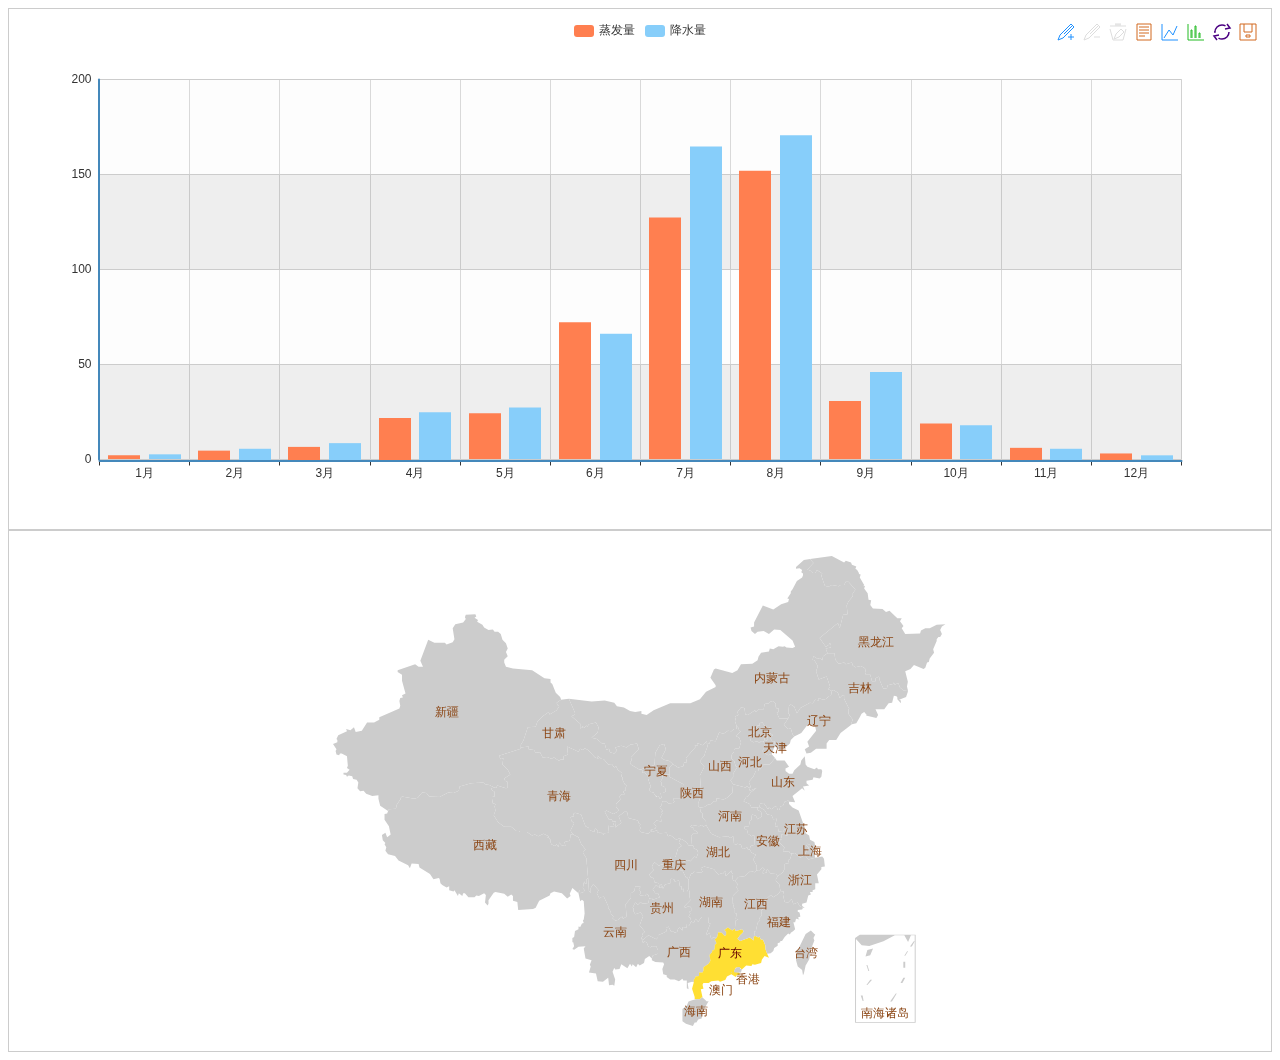
<file: static/echarts-2.27/doc/example/www/index.html>
﻿<!DOCTYPE html>
<html lang="en">
<head>
    <meta charset="utf-8">
    <title>ECharts</title>
</head>

<body>
    <!--Step:1 Prepare a dom for ECharts which (must) has size (width & hight)-->
    <!--Step:1 为ECharts准备一个具备大小（宽高）的Dom-->
    <div id="main" style="height:500px;border:1px solid #ccc;padding:10px;"></div>
    <div id="mainMap" style="height:500px;border:1px solid #ccc;padding:10px;"></div>
    
    <!--Step:2 Import echarts.js-->
    <!--Step:2 引入echarts.js-->
    <script src="js/echarts.js"></script>
    
    <script type="text/javascript">
    // Step:3 conifg ECharts's path, link to echarts.js from current page.
    // Step:3 为模块加载器配置echarts的路径，从当前页面链接到echarts.js，定义所需图表路径
    require.config({
        paths: {
            echarts: './js'
        }
    });
    
    // Step:4 require echarts and use it in the callback.
    // Step:4 动态加载echarts然后在回调函数中开始使用，注意保持按需加载结构定义图表路径
    require(
        [
            'echarts',
            'echarts/chart/bar',
            'echarts/chart/line',
            'echarts/chart/map'
        ],
        function (ec) {
            //--- 折柱 ---
            var myChart = ec.init(document.getElementById('main'));
            myChart.setOption({
                tooltip : {
                    trigger: 'axis'
                },
                legend: {
                    data:['蒸发量','降水量']
                },
                toolbox: {
                    show : true,
                    feature : {
                        mark : {show: true},
                        dataView : {show: true, readOnly: false},
                        magicType : {show: true, type: ['line', 'bar']},
                        restore : {show: true},
                        saveAsImage : {show: true}
                    }
                },
                calculable : true,
                xAxis : [
                    {
                        type : 'category',
                        data : ['1月','2月','3月','4月','5月','6月','7月','8月','9月','10月','11月','12月']
                    }
                ],
                yAxis : [
                    {
                        type : 'value',
                        splitArea : {show : true}
                    }
                ],
                series : [
                    {
                        name:'蒸发量',
                        type:'bar',
                        data:[2.0, 4.9, 7.0, 23.2, 25.6, 76.7, 135.6, 162.2, 32.6, 20.0, 6.4, 3.3]
                    },
                    {
                        name:'降水量',
                        type:'bar',
                        data:[2.6, 5.9, 9.0, 26.4, 28.7, 70.7, 175.6, 182.2, 48.7, 18.8, 6.0, 2.3]
                    }
                ]
            });
            
            // --- 地图 ---
            var myChart2 = ec.init(document.getElementById('mainMap'));
            myChart2.setOption({
                tooltip : {
                    trigger: 'item',
                    formatter: '{b}'
                },
                series : [
                    {
                        name: '中国',
                        type: 'map',
                        mapType: 'china',
                        selectedMode : 'multiple',
                        itemStyle:{
                            normal:{label:{show:true}},
                            emphasis:{label:{show:true}}
                        },
                        data:[
                            {name:'广东',selected:true}
                        ]
                    }
                ]
            });
        }
    );
    </script>
</body>
</html>
</file>
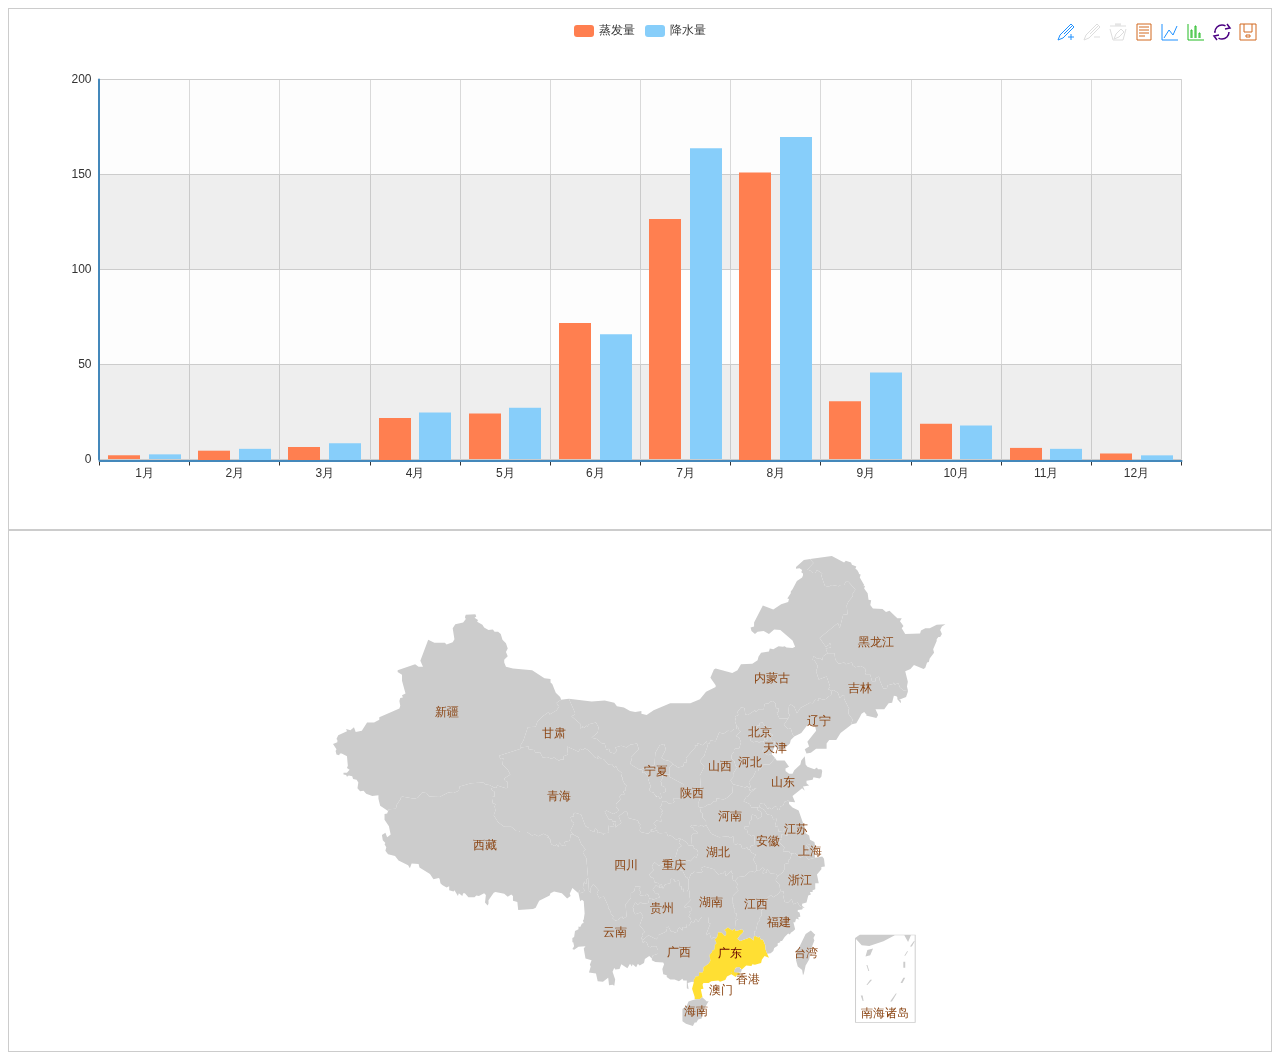
<file: static/echarts-2.27/doc/example/www2/index.html>
﻿<!DOCTYPE html>
<html lang="en">
<head>
    <meta charset="utf-8">
    <title>ECharts</title>
</head>
<body>
    <!--Step:1 Prepare a dom for ECharts which (must) has size (width & hight)-->
    <!--Step:1 为ECharts准备一个具备大小（宽高）的Dom-->
    <div id="main" style="height:500px;border:1px solid #ccc;padding:10px;"></div>
    <div id="mainMap" style="height:500px;border:1px solid #ccc;padding:10px;"></div>

    <!--Step:2 Import echarts-all.js-->
    <!--Step:2 引入echarts-all.js-->
    <script src="js/echarts-all.js"></script>
    
    <script type="text/javascript">
        // Step:3 echarts & zrender as a Global Interface by the echarts-plain.js.
        // Step:3 echarts和zrender被echarts-plain.js写入为全局接口
        var myChart = echarts.init(document.getElementById('main'));
        myChart.setOption({
            tooltip : {
                trigger: 'axis'
            },
            legend: {
                data:['蒸发量','降水量']
            },
            toolbox: {
                show : true,
                feature : {
                    mark : {show: true},
                    dataView : {show: true, readOnly: false},
                    magicType : {show: true, type: ['line', 'bar']},
                    restore : {show: true},
                    saveAsImage : {show: true}
                }
            },
            calculable : true,
            xAxis : [
                {
                    type : 'category',
                    data : ['1月','2月','3月','4月','5月','6月','7月','8月','9月','10月','11月','12月']
                }
            ],
            yAxis : [
                {
                    type : 'value',
                    splitArea : {show : true}
                }
            ],
            series : [
                {
                    name:'蒸发量',
                    type:'bar',
                    data:[2.0, 4.9, 7.0, 23.2, 25.6, 76.7, 135.6, 162.2, 32.6, 20.0, 6.4, 3.3]
                },
                {
                    name:'降水量',
                    type:'bar',
                    data:[2.6, 5.9, 9.0, 26.4, 28.7, 70.7, 175.6, 182.2, 48.7, 18.8, 6.0, 2.3]
                }
            ]
        });
        
        // --- 地图 ---
        var myChart2 = echarts.init(document.getElementById('mainMap'));
        myChart2.setOption({
            tooltip : {
                trigger: 'item',
                formatter: '{b}'
            },
            series : [
                {
                    name: '中国',
                    type: 'map',
                    mapType: 'china',
                    selectedMode : 'multiple',
                    itemStyle:{
                        normal:{label:{show:true}},
                        emphasis:{label:{show:true}}
                    },
                    data:[
                        {name:'广东',selected:true}
                    ]
                }
            ]
        });
    </script>
</body>
</html>
</file>
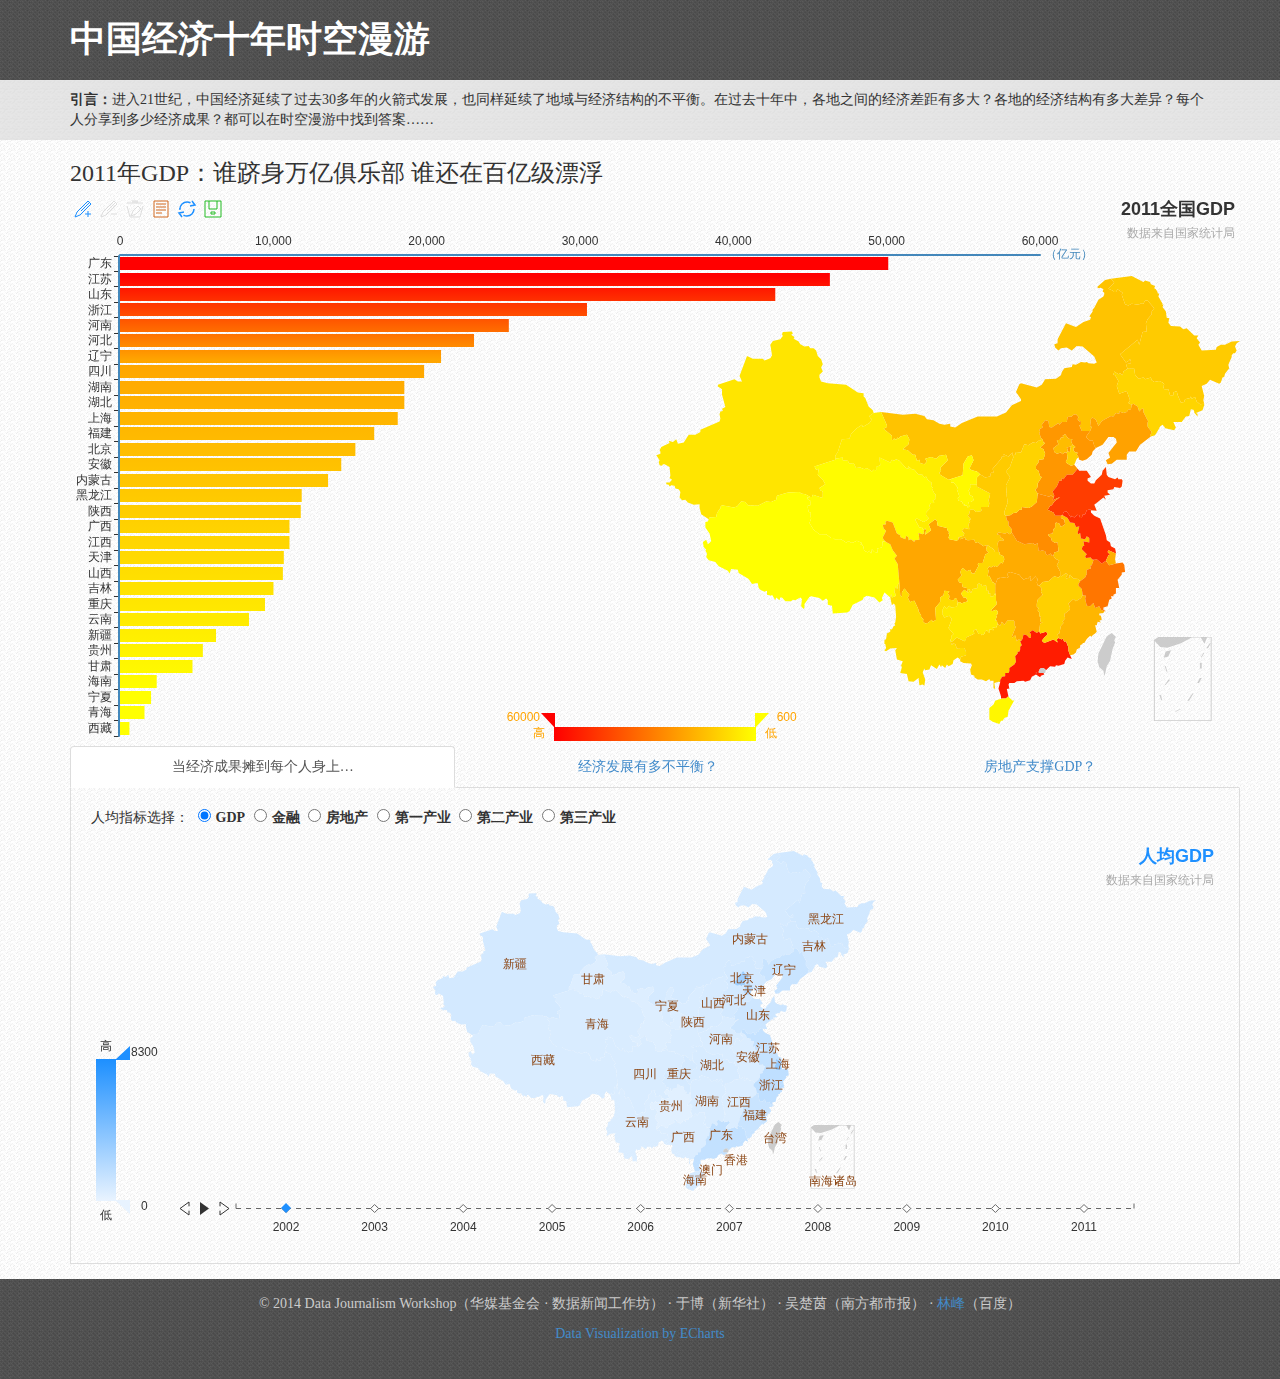
<file: static/echarts-2.27/doc/example/topic/10-me-china/index.html>
﻿<!DOCTYPE html>
<html lang="en">
<head>
    <meta charset="utf-8">
    <title>中国经济十年时空漫游</title>
    <meta name="viewport" content="width=device-width, initial-scale=1.0">
    <meta name="description" content="China">
    <meta name="author" content="kener.linfeng@gmail.com">

    <link href="../../../asset/css/bootstrap.css" rel="stylesheet">
    <link href="../../../asset/css/bootstrap-responsive.css" rel="stylesheet">
    <link rel="shortcut icon" href="../../../asset/ico/favicon.png">
    <style type="text/css">
        * {
            font-family: "Microsoft YaHei" !important;
        }
        body{
            background-image: url(../../../asset/img/groovepaper.png);
            background-repeat: repeat;    
        }
        header {
            background-image: url(../../../asset/img/tweed.png);
            background-repeat: repeat;
        }
        h1 {
            color: #FFF;
            font-weight : bolder;
            margin:20px 0;
        }
        section {
            background-image: url(../../../asset/img/ticks.png);
            background-repeat: repeat;
            padding: 10px;
        }
        footer {
            height: 100px;
            background-image: url(../../../asset/img/tweed.png);
            background-repeat: repeat;
            font-size: 14px;
            color: #CCC;
            text-align: center;
            padding-top: 15px;
            margin-top:15px;
        }
        .nav.nav-tabs.nav-justified {
            margin-bottom:0;
        }
        .ctrl-wrap {
            padding:5px 20px 20px 20px;
            text-align: center;
        }
        .ctrl-content .btn{
            width: 7%;
        }
        .tab-content {
            padding:20px;
            border: 1px solid #dddddd;
            border-top: 0px;
        }
        .g2wrap {
            height:300px;
            width:33%;
            float:left;
        }
        input[type="radio"] {
            margin: -5px 5px 0;
        }
        label {
            display: inline-block;
            margin-bottom: 5px;
            font-weight: bold;
        }
        footer a:hover {
            color:#62C462
        }
    </style>
</head>

<body>
    <!-- HEADER -->
    <header>
        <div class="container">
            <h1>中国经济十年时空漫游</h1>
        </div>
    </header>
    <section>
        <div class="container">
            <strong>引言：</strong>进入21世纪，中国经济延续了过去30多年的火箭式发展，也同样延续了地域与经济结构的不平衡。在过去十年中，各地之间的经济差距有多大？各地的经济结构有多大差异？每个人分享到多少经济成果？都可以在时空漫游中找到答案……
        </div>
    </section>
    <div class="container">
        <!-- CONTAINER -->
        <div class="row">
            <div id="overview" class="span12">
                <h3>2011年GDP：谁跻身万亿俱乐部 谁还在百亿级漂浮</h3>
                <!--p>1949年中华人民共和国成立之前，中国犹如一个极度贫弱的巨人，近5亿人口，960万平方公里国土的国家，全国主要工业品最高年产量仅为：纱44.5万吨，布27.9亿米，原煤6188万吨，发电量60亿千瓦小时；粮食最高年产量也只有1.5亿吨，棉花84.9万吨。此为新中国经济发展的起步点。</p>
                <p>通过有计划地进行大规模的经济建设，50余年后的今天，中国已成为世界上最具有发展潜力的经济大国之一，人民生活也整体达到小康水平。从1953年到2005年，中国已陆续完成十个“五年计划”，并取得举世瞩目的成就，为国民经济的发展打下了坚实基础；而1979年以来的改革开放，则使中国经济得到前所未有的快速增长。进入二十一世纪后，中国经济继续保持稳步高速增长，2006年，国内生产总值超过20万亿元，增长速度达10.7%。</p-->
                <div id="g0" style="height:550px"></div>
            </div>
            <div id="graphic" class="span12">
                <!-- Nav tabs -->
                <ul class="nav nav-tabs nav-justified">
                  <li class="active">
                      <a id = "tab1" href="#main1" data-toggle="tab">当经济成果摊到每个人身上…</a></li>
                  <li><a id = "tab2" href="#main2" data-toggle="tab">经济发展有多不平衡？</a></li>
                  <li><a id = "tab3" href="#main3" data-toggle="tab">房地产支撑GDP？</a></li>
                </ul>
                <!-- Tab panes -->
                <div class="tab-content">
                    <div class="tab-pane active" id="main1">
                        <p>人均指标选择：
                            <label>
                                <input type="radio" name="optionsRadios" id="optionsRadios1" value="GDP" checked>GDP
                            </label>
                            <label>
                                <input type="radio" name="optionsRadios" id="optionsRadios2" value="Financial">金融
                            </label>
                            <label>
                                <input type="radio" name="optionsRadios" id="optionsRadios3" value="Estate">房地产
                            </label>
                            <label>
                                <input type="radio" name="optionsRadios" id="optionsRadios4" value="PI">第一产业
                            </label>
                            <label>
                                <input type="radio" name="optionsRadios" id="optionsRadios5" value="SI">第二产业
                            </label>
                            <label>
                                <input type="radio" name="optionsRadios" id="optionsRadios6" value="TI">第三产业
                            </label>
                        </p>
                        <div id="g1" style="height:400px"></div>
                        <!--ul>
                            <li>从总量上看，中国的GDP 已经名列世界前矛，GDP 总量占世界的总量接近4%.但是中国的问题最复杂的就是有13亿人口，按照中国的人均水平我们和这些发达国家的距离就大了，到去年我们人均完成的GDP 为1200多美元，这在世界上排的位置按人均水平算大概是一个什么发展阶段呢？</li>
                            <li>世界银行关于发展阶段有一个粗线条的划分：</li>
                                <ol>
                                    <li>一个国家人均GDP 的水平如果是在280美元以下，称为低收入的穷国</li>
                                    <li>一个国家的人均GDP 达到1000美元左右，叫下中等收入的发展中国家，指这个国家摆脱了贫困的陷阱，进入了经济起飞、工业化加速的时期</li>
                                    <li>如果到1600美元，叫中等收入的发展中国家</li>
                                    <li>如果到3000美元，叫上中等收入的发展中国家</li>
                                    <li>如果到了8000美元以上，叫高收入的发展中国家，指该国家以工业化为内容的现代化完成了，即所谓的现代的新兴工业化国家，再往上发展就叫后工业化时代，再做细分为中等发达国家和主要的最发达国家</li>
                                </ol>
                            <li>1978年我国人均GDP 是379元人民币，折算成美元为100美元多一点，在当时世界190多个国家排序中我国和当时著名的穷国扎依尔并列100多位，可以说是一个标准的穷国，经过二十几年改革开放的努力，我们实现了经济发展上的一个历史阶段性的突破，我们从最穷的国家上升到了1200多美元，被称为下中等收入的发展中国家，这个阶段转变的速度快不快？</li>
                        </ul-->
                    </div>
                    <div class="tab-pane" id="main2">
                        <div class="ctrl-wrap">
                            <div class="ctrl-content">
                                <button type="button" class="btn btn-success" id="2002">2002</button>
                                <button type="button" class="btn btn-info" id="2003">2003</button>
                                <button type="button" class="btn btn-info" id="2004">2004</button>
                                <button type="button" class="btn btn-info" id="2005">2005</button>
                                <button type="button" class="btn btn-info" id="2006">2006</button>
                                <button type="button" class="btn btn-info" id="2007">2007</button>
                                <button type="button" class="btn btn-info" id="2008">2008</button>
                                <button type="button" class="btn btn-info" id="2009">2009</button>
                                <button type="button" class="btn btn-info" id="2010">2010</button>
                                <button type="button" class="btn btn-info" id="2011">2011</button>
                            </div>
                        </div>
                        <div id="g20" class="g2wrap"></div>
                        <div id="g21" class="g2wrap"></div>
                        <div id="g22" class="g2wrap"></div>
                        <div id="g23" class="g2wrap"></div>
                        <div id="g24" class="g2wrap"></div>
                        <div id="g25" class="g2wrap"></div>
                        <!--ul style="padding-top:15px;clear:both">
                            <li>衡量一个国家经济发展水平的方法的指标体系现在很有争议，但无论怎么争议，用GDP这个指标从数量方面来体现一个国家经济发展已经达到的水平，尽管有它的荒谬性和局限性，但也有其不可或缺性、不可替代性。</li>
                            <li>今天我们主要从GDP水平上来看一下中国经济发展大体上现在达到的阶段。十三万六千多亿人民币按照我们现在大体上所说的1比8.3的官汇折算大约一万六千多亿美元，这样一个发展水平、总量规模在世界上大体处于什么位置呢？</li>
                            <li>我国是排在世界第六位，第一位是美国，其完成GDP的数量在数值上和我国比较接近，是十二万多亿，不同的是计量单位不一样，它是美元，我国是人民币，我国大概相当于美国的八分之一，美国GDP 占世界总量三分之一左右，最高年份达到世界总量的32%，去年大概占28%，第二位是日本，日本大概五万多亿，第三位是德国，第四位是英国，第五位是法国，如果没有意外的话经过第十一个五年计划后估计中国在总量上超过法国应该是问题不大。 </li>
                        </ul-->
                        <p style="clear:both"></p>
                    </div>
                    <div class="tab-pane" id="main3">
                        <div id="g3" style="height:400px"></div>
                        <p><i>*GDP与房地产的关系、与金融业的关系，房地产与金融业的关系，第一、二、三产业间的关系……任何两项或多项数据间均可进行比较。</i></p>
                        <!--ul>
                            <li>衡量一个国家经济发展水平的方法的指标体系现在很有争议，但无论怎么争议，用GDP这个指标从数量方面来体现一个国家经济发展已经达到的水平，尽管有它的荒谬性和局限性，但也有其不可或缺性、不可替代性。</li>
                            <li>今天我们主要从GDP水平上来看一下中国经济发展大体上现在达到的阶段。十三万六千多亿人民币按照我们现在大体上所说的1比8.3的官汇折算大约一万六千多亿美元，这样一个发展水平、总量规模在世界上大体处于什么位置呢？</li>
                            <li>我国是排在世界第六位，第一位是美国，其完成GDP的数量在数值上和我国比较接近，是十二万多亿，不同的是计量单位不一样，它是美元，我国是人民币，我国大概相当于美国的八分之一，美国GDP 占世界总量三分之一左右，最高年份达到世界总量的32%，去年大概占28%，第二位是日本，日本大概五万多亿，第三位是德国，第四位是英国，第五位是法国，如果没有意外的话经过第十一个五年计划后估计中国在总量上超过法国应该是问题不大。 </li>
                        </ul-->
                    </div>
                </div>
            </div><!--/span-->
        </div><!--/row-->
    </div>
    <!-- FOOTER -->
    <footer>
      <p>&copy; 2014 Data Journalism Workshop（华媒基金会 &middot; 数据新闻工作坊） &middot; 于博（新华社）  &middot; 吴楚茵（南方都市报）  &middot; <a href="http://weibo.com/kenerlinfeng" target="_blank">林峰</a>（百度）</p>
      <p><a href="http://echarts.baidu.com" target="_blank">Data Visualization by ECharts</a></p>
    </footer>

    <script src="../../../asset/js/jquery.js"></script>
    <script src="../../../asset/js/bootstrap-transition.js"></script>
    <script src="../../../asset/js/bootstrap-alert.js"></script>
    <script src="../../../asset/js/bootstrap-modal.js"></script>
    <script src="../../../asset/js/bootstrap-dropdown.js"></script>
    <script src="../../../asset/js/bootstrap-scrollspy.js"></script>
    <script src="../../../asset/js/bootstrap-tab.js"></script>
    <script src="../../../asset/js/bootstrap-tooltip.js"></script>
    <script src="../../../asset/js/bootstrap-popover.js"></script>
    <script src="../../../asset/js/bootstrap-button.js"></script>
    <script src="../../../asset/js/bootstrap-collapse.js"></script>
    <script src="../../../asset/js/bootstrap-carousel.js"></script>
    <script src="../../../asset/js/bootstrap-typeahead.js"></script>
    <!-- core -->
    <script src="../../www/js/echarts.js"></script>
    <script src="./js/data-formatter.js"></script>
    <script src="./js/data-a-china.js"></script>
    <script src="./js/data-china.js"></script>
    <script src="./js/option0.js"></script>
    <script src="./js/option1.js"></script>
    <script src="./js/option2.js"></script>
    <script src="./js/option3.js"></script>
    <script src="./js/djws.js"></script>
</body>
</html>
</file>
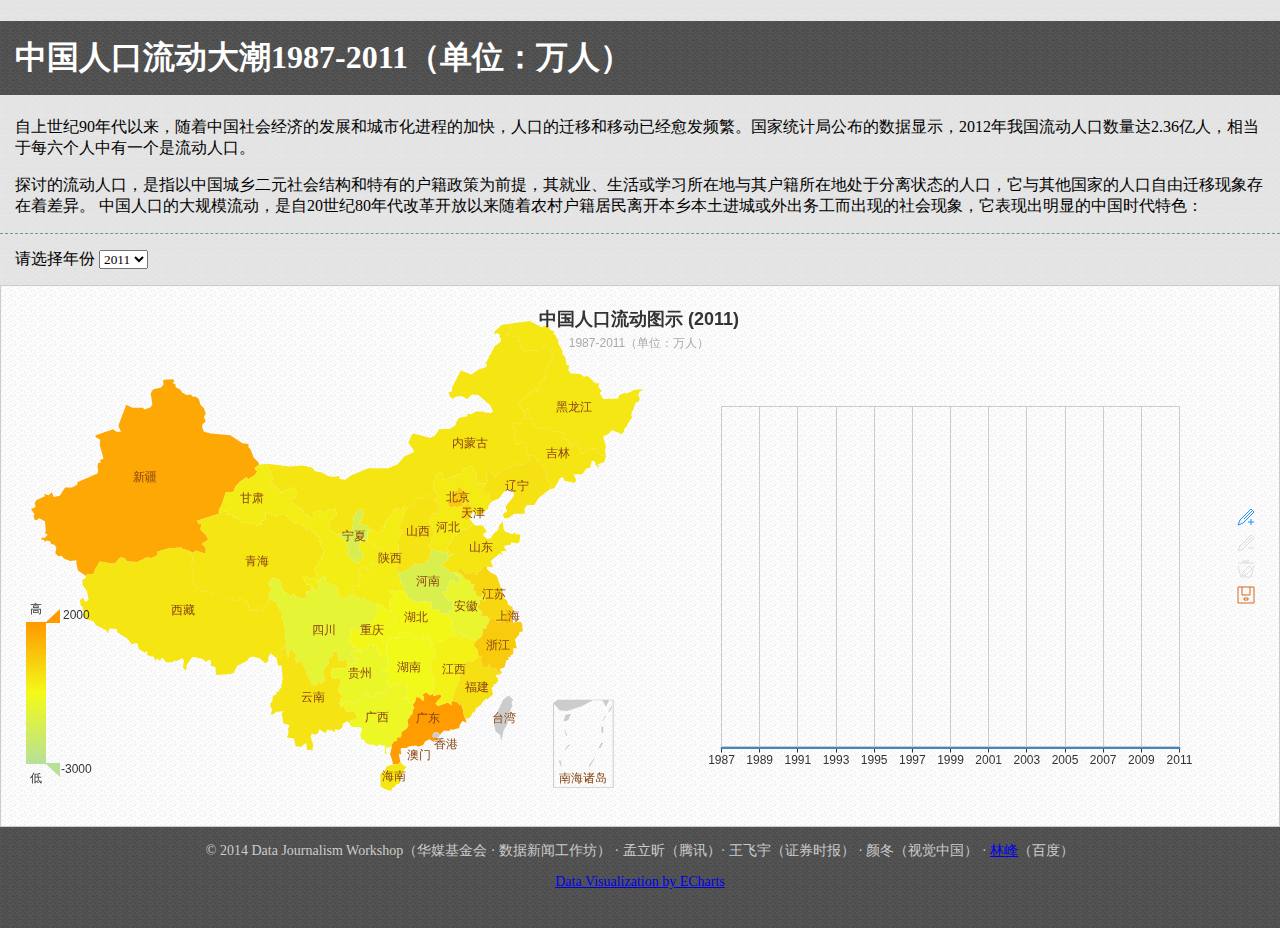
<file: static/echarts-2.27/doc/example/topic/24-population-china/index.html>
<!DOCTYPE html>
<html lang="en">
<head>
<meta http-equiv="Content-Type" content="text/html; charset=UTF-8" />
<link rel="shortcut icon" href="../../../asset/ico/favicon.png">
<title>中国人口流动大潮</title>
<style type="text/css">
* {
    font-family: "Microsoft YaHei" !important;
}
h1 {
    font-family: "Microsoft YaHei";
    font-weight: bold;
    color: #FFF;
    background-color: #000;
    border: 5px none #000;
    background-image: url(../../../asset/img/tweed.png);
    background-repeat: repeat;
    padding-right: 15px;
    padding-bottom: 15px;
    padding-left: 15px;
    padding-top: 15px;
}

p {
    padding: 0 15px;
}
    
.select_box {
    border-top-width: 1px;
    border-top-style: dashed;
    border-top-color: #699;
    padding-top: 15px;
    padding-bottom: 15px;
    padding-right: 15px;
    padding-left: 15px;
}
body {
    background-image: url(../../../asset/img/ticks.png);
    background-repeat: repeat;
    margin-left: 0px;
    margin-top: 0px;
    margin-right: 0px;
    margin-bottom: 0px;
}

#main{
    background-image: url(../../../asset/img/groovepaper.png);
    background-repeat: repeat;    
    }

.footer {
    height: 100px;
    background-image: url(../../../asset/img/tweed.png);
    background-repeat: repeat;
    font-family: "Microsoft YaHei";
    font-size: 14px;
    color: #CCC;
    text-align: center;
    padding-top: 1px;
}
.footer a:hover {
    color:#62C462
}
</style>
</head>

<body>
<h1>中国人口流动大潮1987-2011（单位：万人）</h1>
<p>自上世纪90年代以来，随着中国社会经济的发展和城市化进程的加快，人口的迁移和移动已经愈发频繁。国家统计局公布的数据显示，2012年我国流动人口数量达2.36亿人，相当于每六个人中有一个是流动人口。</p>
<p>探讨的流动人口，是指以中国城乡二元社会结构和特有的户籍政策为前提，其就业、生活或学习所在地与其户籍所在地处于分离状态的人口，它与其他国家的人口自由迁移现象存在着差异。
中国人口的大规模流动，是自20世纪80年代改革开放以来随着农村户籍居民离开本乡本土进城或外出务工而出现的社会现象，它表现出明显的中国时代特色：</p>
<div class="select_box"><form id="form1" name="form1" method="post" action="">
  <label for="year">请选择年份</label>
  <select name="year" id="year">
    <option>1987</option>
    <option>1988</option>
    <option>1989</option>
    <option>1990</option>
    <option>1991</option>
    <option>1992</option>
    <option>1993</option>
    <option>1994</option>
    <option>1995</option>
    <option>1996</option>
    <option>1997</option>
    <option>1998</option>
    <option>1999</option>
    <option>2000</option>
    <option>2001</option>
    <option>2002</option>
    <option>2003</option>
    <option>2004</option>
    <option>2005</option>
    <option>2006</option>
    <option>2007</option>
    <option>2008</option>
    <option>2009</option>
    <option>2010</option>
    <option selected="selected">2011</option>
  </select>
</form></div>

<div id="main" style="height:500px;border:1px solid #ccc;padding:20px;"></div>
    <script src="../../www/js/echarts.js"></script>
    <script src="js/data-people.js"></script>
    <script type="text/javascript">
    require.config({
        paths:{ 
            echarts: '../../www/js'
        }
    });
    var myChart;
    var colorList;
    require(
        [
            'echarts',
            'echarts/chart/bar',
            'echarts/chart/line',
            'echarts/chart/map'
        ],
        function (ec) {
            colorList = require('zrender/tool/color').getGradientColors(
                ['red','yellow','lightskyblue'], 10
            );
            //console.log(colorList)
            myChart = ec.init(document.getElementById('main'));
            //myChart.setOption(option);
            yearSelector.onchange();
            window.onresize = myChart.resize;
            var ecConfig = require('echarts/config');
            myChart.on(ecConfig.EVENT.MAP_SELECTED, mapSelected);
        }
    );
    
    var selected;
    function mapSelected(param){
        selected = param.selected;
        var mapSeries = option.series[0];
        var data = [];
        var legendData = [];
        var legendData = [];
        var name;
        option.series = option.series.slice(0,1);
        for (var p = 0, len = mapSeries.data.length; p < len; p++) {
            name = mapSeries.data[p].name;
            mapSeries.data[p].selected = selected[name];
            if (selected[name]) {
                //option.yAxis[0].name = name + ' 人口流动情况';
                var tarIdx;
                for (var i = 0, l = pList.length; i < l; i++) {
                    if (pList[i] == name) {
                        tarIdx = i;
                        break;
                    }
                }
                for (var i = 1987; i <= 2011; i++) {
                    data.push(dataPeople[i][tarIdx]);
                }
                option.series.push({
                    name : name,
                    type:'line',
                    tooltip: {
                        trigger: 'axis'
                    },
                    data: data
                });
                legendData.push(name);
                data = [];
            }
        }
        //option.series[1].data = data;
        option.legend.data = legendData;
        myChart.setOption(option, true);
    }
    
    var yearSelector = document.getElementById('year');
    yearSelector.onchange = function (e){
        var curYear = yearSelector.selectedOptions[0].innerHTML;
        option.title.text = '中国人口流动图示 (' + curYear + ')';
        var max = dataPeople[curYear + 'max'];
        var min = dataPeople[curYear + 'min'];
        var gap = (max - min) / 5;
        /*
        var legendData = [
            Math.round(min + 4 * gap) + '以上',
            Math.round(min + 3 * gap) + ' ~' + Math.round(min + 4 * gap),
            Math.round(min + 2 * gap) + ' ~' + Math.round(min + 3 * gap),
            Math.round(min + gap) + ' ~' + Math.round(min + 2 * gap),
            Math.round(min + gap) + '以下',
        ];
        option.legend.data = legendData;
        */
        option.dataRange.max = max;
        option.dataRange.min = min;
        if (min >= 0) {
            //双正
            option.dataRange.color = [colorList[0], colorList[10]];
            /*
            option.color = require('zrender/tool/color').getStepColors(
                colorList[0], colorList[10], 5
            )
            */
            //option.color = [colorList[0], colorList[2], colorList[4], colorList[7], colorList[10]];
        }
        else if (max >= 0 && min <= 0) {
            //正负
            var first = Math.round(10 - max / (max - min) * 10);
            var end = Math.round(min / (min - max) * 10 + 10);
            option.dataRange.color = [
                colorList[first], 
                colorList[Math.round((end - first) / 2 + first)],
                colorList[end]
            ];
            //console.log(first,end);
            /*
            option.color = [
                colorList[first], colorList[first + 2], 
                option.dataRange.color[1], 
                colorList[end - 2], colorList[end]
            ];
            */
        }
        else {
            //双负
            option.dataRange.color = [colorList[11], colorList[20]];
            /*
            option.color = require('zrender/tool/color').getStepColors(
                colorList[11], colorList[20], 5
            )
            */
            //option.color = [colorList[11], colorList[13], colorList[15], colorList[17], colorList[20]];
        }
        //console.log(option.color,option.dataRange.color)
        
        option.series[0].data = dataPeople[curYear];
        /*
        for (var i = 0; i <= 4; i++) {
            option.series[i + 1].name = legendData[i];
        }
        */
        if (selected) {
            mapSelected({selected:selected});
        }
        else{
            myChart.setOption(option, true);
        }
    }
    </script>
<div class="footer">
    <p>&copy; 2014 Data Journalism Workshop（华媒基金会 &middot; 数据新闻工作坊） &middot; 孟立昕（腾讯）&middot; 王飞宇（证券时报） &middot; 颜冬（视觉中国） &middot; <a href="http://weibo.com/kenerlinfeng" target="_blank">林峰</a>（百度）</p> 
    <p><a href="http://echarts.baidu.com" target="_blank">Data Visualization by ECharts</a></p>
</div>
</body>
</html>
</file>
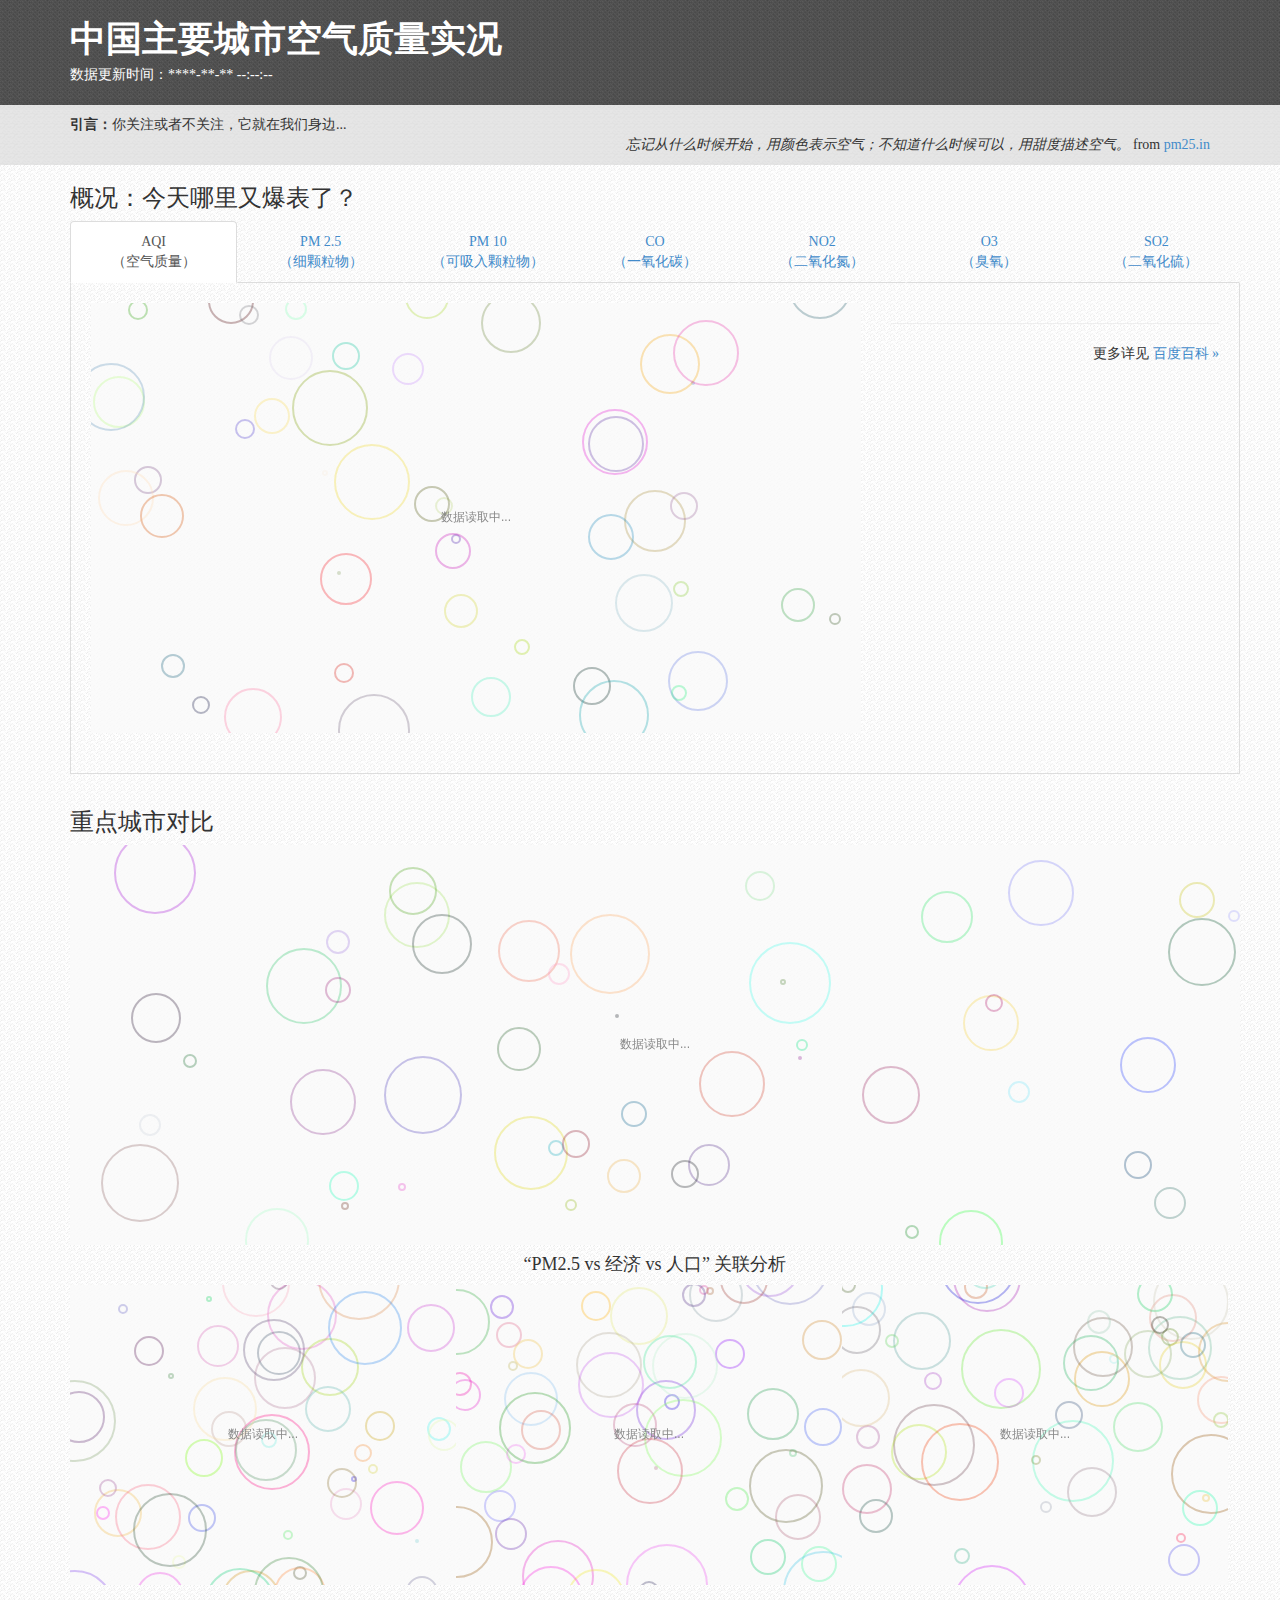
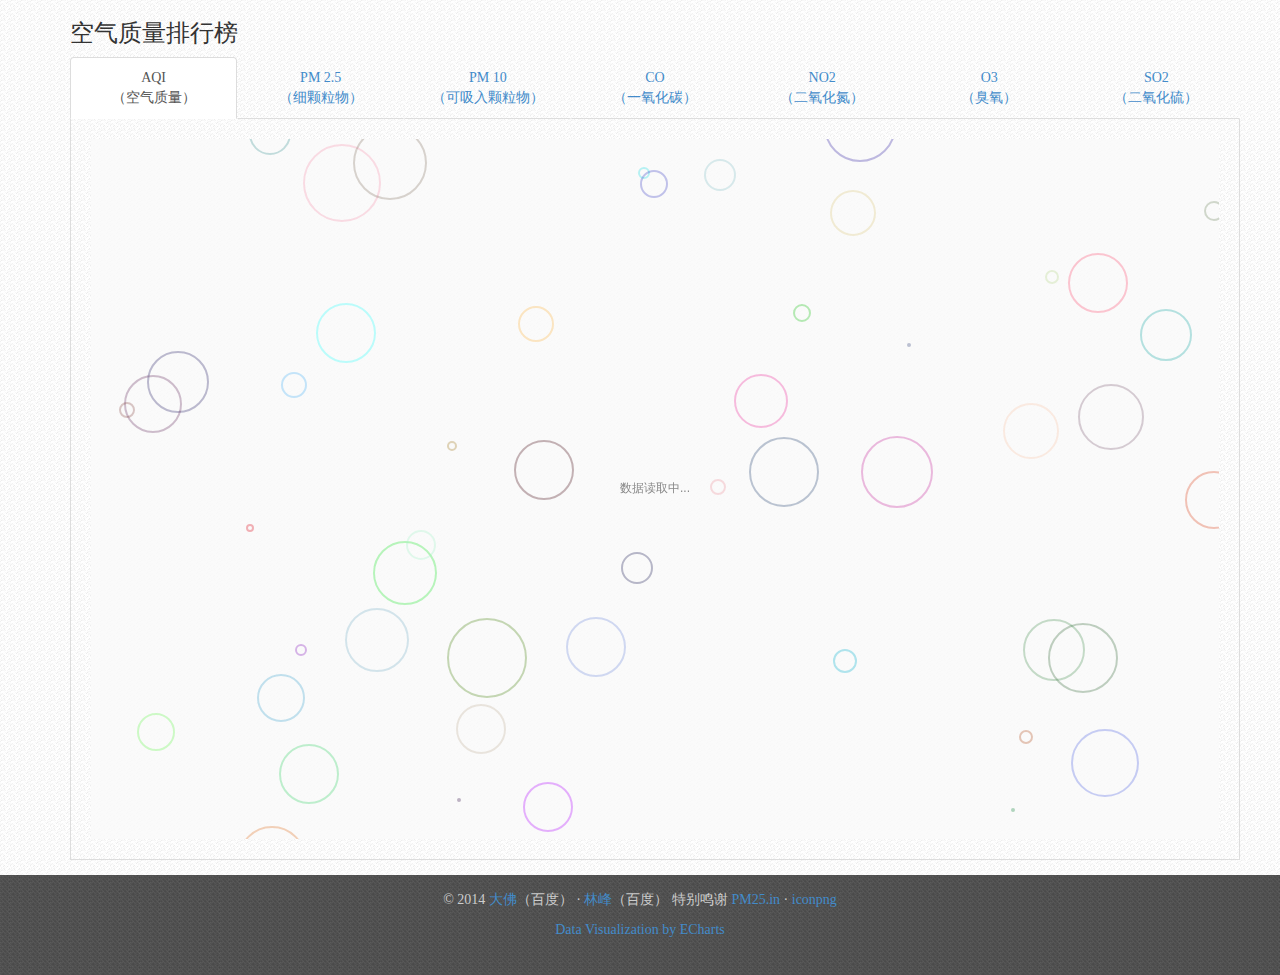
<file: static/echarts-2.27/doc/example/topic/aqi-china/index.html>
﻿<!DOCTYPE html>
<html lang="en">
<head>
    <meta charset="utf-8">
    <title>中国城市空气质量实况</title>
    <meta name="viewport" content="width=device-width, initial-scale=1.0">
    <meta name="description" content="China">
    <meta name="author" content="kener.linfeng@gmail.com">

    <link href="../../../asset/css/bootstrap.css" rel="stylesheet">
    <link href="../../../asset/css/bootstrap-responsive.css" rel="stylesheet">
    <link rel="shortcut icon" href="../../../asset/ico/favicon.png">
    <style type="text/css">
        * {
            font-family: "Microsoft YaHei" !important;
        }
        body{
            background-image: url(../../../asset/img/groovepaper.png);
            background-repeat: repeat;    
        }
        header {
            background-image: url(../../../asset/img/tweed.png);
            background-repeat: repeat;
        }
        h1 {
            color: #FFF;
            font-weight : bolder;
            margin:20px 0 5px 0;
        }
        header p {
            color: #FFF;
            margin-bottom: 20px;
        }
        section {
            background-image: url(../../../asset/img/ticks.png);
            background-repeat: repeat;
            padding: 10px;
        }
        footer {
            height: 100px;
            background-image: url(../../../asset/img/tweed.png);
            background-repeat: repeat;
            font-size: 14px;
            color: #CCC;
            text-align: center;
            padding-top: 15px;
            margin-top:15px;
        }
        .nav.nav-tabs.nav-justified {
            margin-bottom:0;
        }
        .ctrl-wrap {
            padding:20px 20px 0 20px;
            text-align: center;
            border-left: 1px solid #dddddd;
            border-right: 1px solid #dddddd;
        }
        .ctrl-content .btn{
            width: 7%;
        }
        .tab-content {
            padding:20px;
            border: 1px solid #dddddd;
            border-top: 0px;
        }
        .g2wrap {
            height:300px;
            width:33%;
            float:left;
        }
        input[type="radio"] {
            margin: -5px 5px 0;
        }
        label {
            display: inline-block;
            margin-bottom: 5px;
            font-weight: bold;
        }
        footer a:hover {
            color:#62C462
        }
    </style>
</head>

<body>
    <!-- HEADER -->
    <header>
        <div class="container">
            <h1>中国主要城市空气质量实况</h1>
            <p>数据更新时间：<span id="time">****-**-** --:--:--</span></p>
        </div>
    </header>
    <section>
        <div class="container">
            <strong>引言：</strong>你关注或者不关注，它就在我们身边...
            <div style="text-align: right"><i>忘记从什么时候开始，用颜色表示空气；不知道什么时候可以，用甜度描述空气。</i> from <a href="http://www.pm25.in/" target="_blank">pm25.in</a></div>
        </div>
    </section>
    <div class="container">
        <!-- CONTAINER -->
        <div class="row">
            <div id="overview" class="span12">
                <h3>概况：今天哪里又爆表了？</h3>
                <!-- Nav tabs -->
                <ul class="nav nav-tabs nav-justified">
                    <li class="active">
                        <a id = "o-aqi" href="#main0" data-toggle="tab">AQI<br/>（空气质量）</a></li>
                    <li><a id = "o-pm25" href="#main0" data-toggle="tab">PM 2.5<br/>（细颗粒物）</a></li>
                    <li><a id = "o-pm10" href="#main0" data-toggle="tab">PM 10<br/>（可吸入颗粒物）</a></li>
                    <li><a id = "o-co" href="#main0" data-toggle="tab">CO<br/>（一氧化碳）</a></li>
                    <li><a id = "o-no2" href="#main0" data-toggle="tab">NO2<br/>（二氧化氮）</a></li>
                    <li><a id = "o-o3" href="#main0" data-toggle="tab">O3<br/>（臭氧）</a></li>
                    <li><a id = "o-so2" href="#main0" data-toggle="tab">SO2<br/>（二氧化硫）</a></li>
                </ul>
                <div class="tab-content" id="main0">
                    <div class="span8" style="margin:0 30px 0 0">
                        <div id="g0" style="height:430px"></div>
                    </div>
                    <div style="min-height:430px;">
                        <h4 id="overview-head"></h4><hr>
                        <p id="overview-content"></p>
                        <p style="text-align: right">更多详见 <a id="overview-link" target="_blank">百度百科 »</a></p>
                    </div>
                </div>
            </div>
            <div class="span12" style="margin-top:15px;">
                <h3>重点城市对比</h3>
                <div id="g1" style="height:400px"></div>
                <h4 style="text-align: center">“PM2.5 vs 经济 vs 人口” 关联分析</h4>
                <div id="g20" class="g2wrap"></div>
                <div id="g21" class="g2wrap"></div>
                <div id="g22" class="g2wrap"></div>
            </div>
            <div class="span12" style="margin-top:15px;">
                <h3>空气质量排行榜</h3>
                <!-- Nav tabs -->
                <ul class="nav nav-tabs nav-justified">
                    <li class="active">
                        <a id = "r-aqi" href="#main3" data-toggle="tab">AQI<br/>（空气质量）</a></li>
                    <li><a id = "r-pm25" href="#main3" data-toggle="tab">PM 2.5<br/>（细颗粒物）</a></li>
                    <li><a id = "r-pm10" href="#main3" data-toggle="tab">PM 10<br/>（可吸入颗粒物）</a></li>
                    <li><a id = "r-co" href="#main3" data-toggle="tab">CO<br/>（一氧化碳）</a></li>
                    <li><a id = "r-no2" href="#main3" data-toggle="tab">NO2<br/>（二氧化氮）</a></li>
                    <li><a id = "r-o3" href="#main3" data-toggle="tab">O3<br/>（臭氧）</a></li>
                    <li><a id = "r-so2" href="#main3" data-toggle="tab">SO2<br/>（二氧化硫）</a></li>
                </ul>
                <div class="tab-content" id="main3">
                    <div id="g3" style="height:700px"></div>
                </div>
            </div><!--/span-->
        </div><!--/row-->
    </div>
    <!-- FOOTER -->
    <footer>
      <p>&copy; 2014 <a href="http://weibo.com/wfsr" target="_blank">大佛</a>（百度）  &middot; <a href="http://weibo.com/kenerlinfeng" target="_blank">林峰</a>（百度） 特别鸣谢 <a href="http://www.pm25.in/" target="_blank">PM25.in</a> &middot; <a href="http://www.iconpng.com/" target="_blank">iconpng</a></p>
      <p><a href="http://echarts.baidu.com" target="_blank">Data Visualization by ECharts</a></p>
    </footer>

    <script src="../../../asset/js/jquery.js"></script>
    <script src="../../../asset/js/bootstrap-transition.js"></script>
    <script src="../../../asset/js/bootstrap-alert.js"></script>
    <script src="../../../asset/js/bootstrap-modal.js"></script>
    <script src="../../../asset/js/bootstrap-dropdown.js"></script>
    <script src="../../../asset/js/bootstrap-scrollspy.js"></script>
    <script src="../../../asset/js/bootstrap-tab.js"></script>
    <script src="../../../asset/js/bootstrap-tooltip.js"></script>
    <script src="../../../asset/js/bootstrap-popover.js"></script>
    <script src="../../../asset/js/bootstrap-button.js"></script>
    <script src="../../../asset/js/bootstrap-collapse.js"></script>
    <script src="../../../asset/js/bootstrap-carousel.js"></script>
    <script src="../../../asset/js/bootstrap-typeahead.js"></script>
    <!-- core -->
    <script src="../../www/js/echarts.js"></script>
    <script src="./js/option0.js"></script>
    <script src="./js/option1.js"></script>
    <script src="./js/option2.js"></script>
    <script src="./js/option3.js"></script>
    <script src="./js/china_city_geo.js"></script>
    <script src="./js/data.js"></script>
    <script src="./js/main.js"></script>
</body>
</html>
</file>
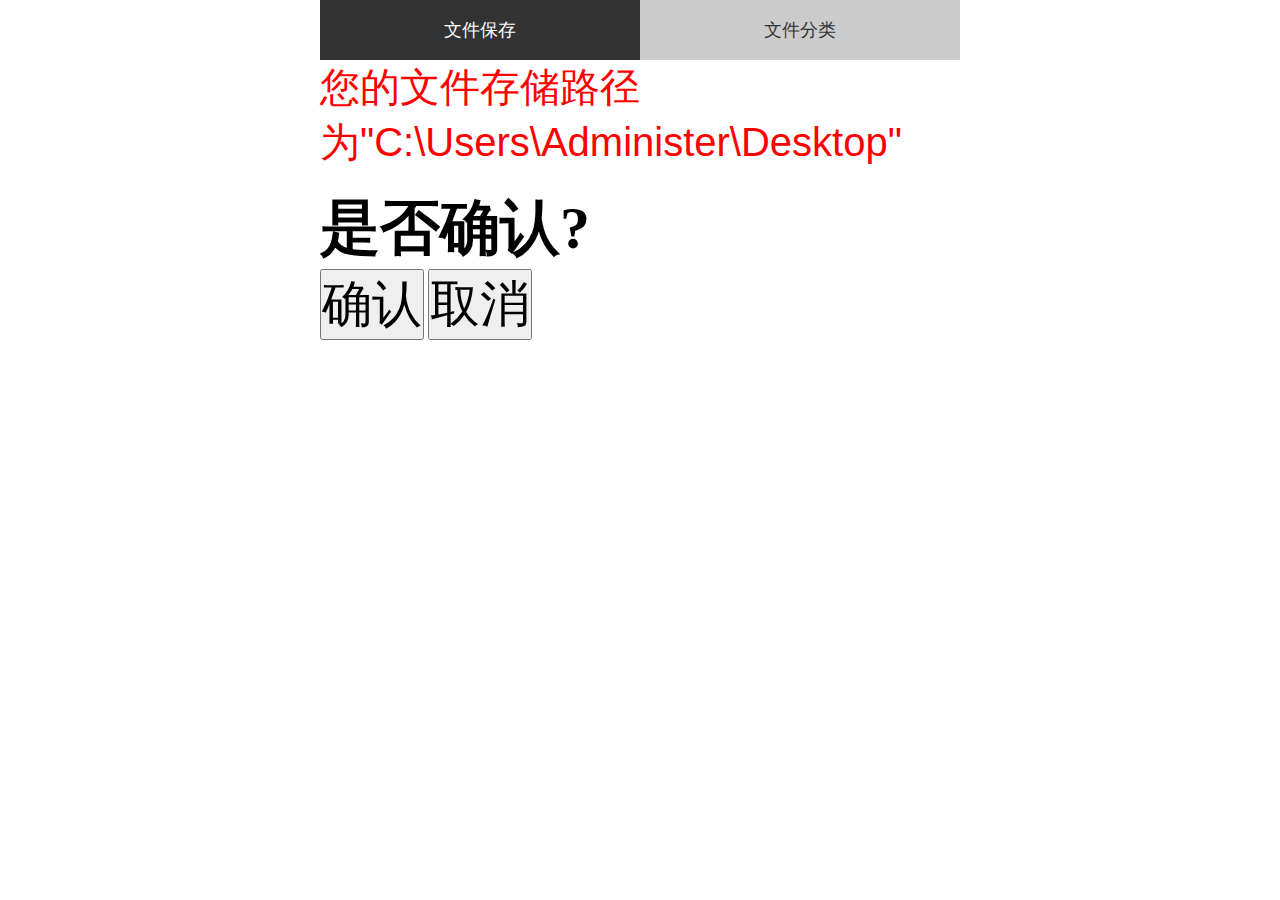
<file: templates/File.html>
<!DOCTYPE html>
<html>
<head>
	<title>List File</title>
	<style>
        /* 清样式，如果是项目中，不推荐使用通配符来清样式，建议使用标签清样式，通配符清样式会增加页面压力 */
        *{
            margin:0;
            padding:0;
        }
        /* 宽度为屏宽的一半，高度为屏高的一半，然后居中 */
        .box{
            width:50vw;
            height:50vh;
            margin:0 auto;
        }
        /* 清除li样式 */
        ul,li{
            list-style: none;
        }
        /* 将ul相对定位，目的是让内容的div绝对定位时相对ul定位，否则会相对body定位 */
        /* ul弹性盒，目的是让li横着排，也可以将li浮动或者转行内块 */
        ul{
            position:relative;
            display:flex;
        }
        /* 将三个li宽度平分，高度60px */
        li{
            flex:1;
            height:60px;
        }
        /* input隐藏 */
        input{
            display:none;
        }
        /* 设置input的下一个节点label的样式 */
        input+label{
            display:block;
            width:100%;
            height:100%;
            background:#ccc;
            font-size:18px;
            text-align: center;
            line-height: 60px;
            color:#333;
        }
        /* 设置div内容的基础样式 隐藏内容div*/
        input+label+div{
            display:none;
            position: absolute;
            left:0;
            top:60px;
        }
        /* input选中状态时候对应的label的样式 */
        input:checked+label{
            background: #333333;
            color:#fff;
        }
        /* input选中时候显示对应的div */
        input:checked+label+div{
            display:block;
        }
    </style>
</head>
<body>
	    <div class="box">
        <ul>
            <li>
                <input type="radio" name="check" id="active1" checked><label for="active1">文件保存</label>
                <div>
                	<p style="font-family:arial;color:red;font-size:40px;">您的文件存储路径为"C:\Users\Administer\Desktop"</p>
                	<br>
                	<h2 style="font-size: 60px;">是否确认?</h2>
                	<button style="font-size:50px;">确认</button>
                	<button style="font-size:50px;">取消</button>
                </div>
            </li>
            <li>
                <input type="radio" name="check" id="active2"><label for="active2">文件分类</label>
                <div>
                	<h1 style="color: red;font-size: 40px;">文件为2019-5-12.pcap</h1>
                	<p style="font-size: 60px">您的文件属于PCAP文件,是否归类？</p>
                	<button style="font-size:50px;">确认</button>
                	<button style="font-size:50px;">取消</button>
                </div>
            </li>
        </ul>
    </div>
</body>
</html>
</file>
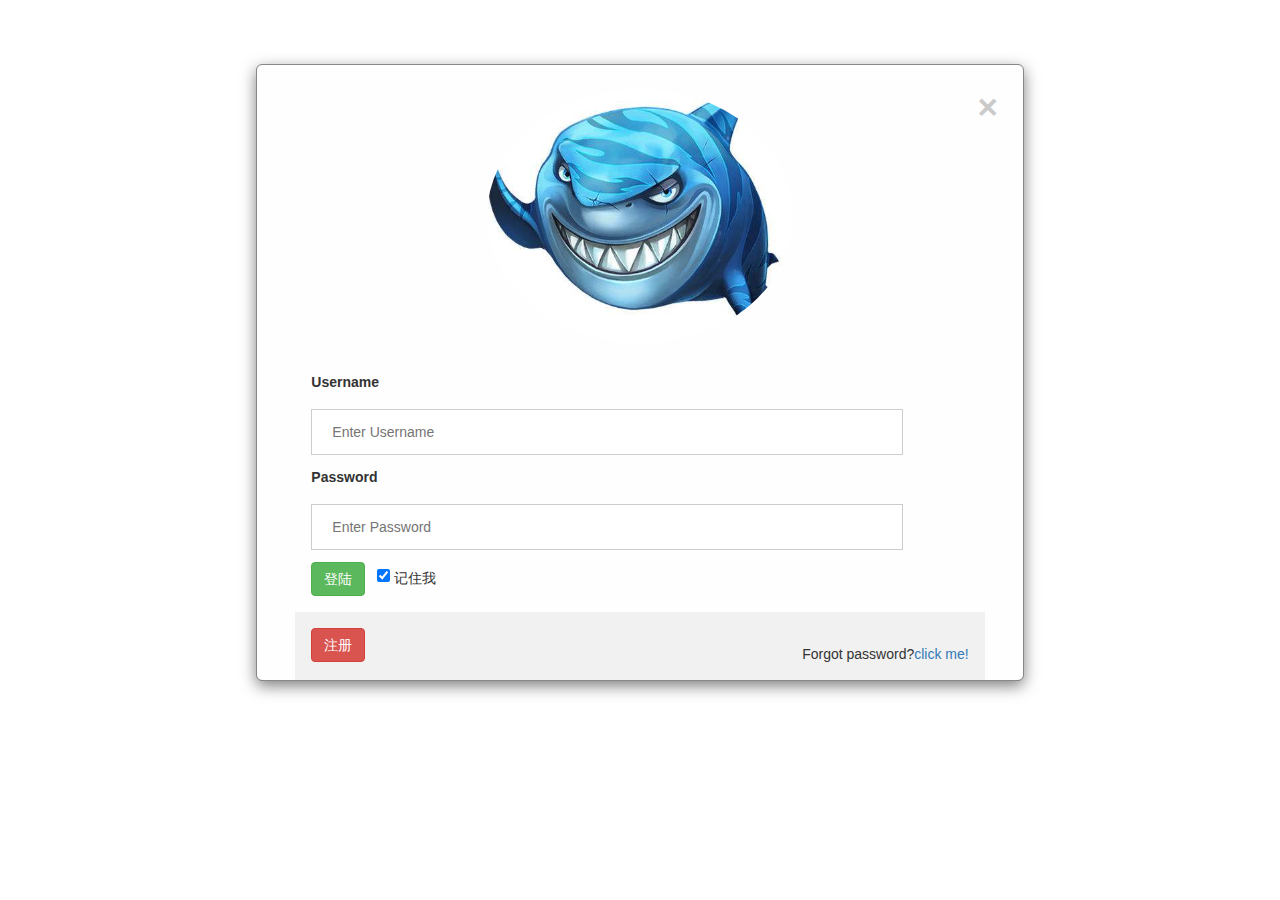
<file: templates/login.html>
<html>
<head>
    <meta charset="utf-8">
    <meta name="viewport" content="width=device-width, initial-scale=1.0">
    <title>登陆界面</title>
    <link href="../static/css/bootstrap.min.css" rel="stylesheet">
    <link href="../static/css/font-awesome.min.css" rel="stylesheet">
    <link href="../static/css/animate.min.css" rel="stylesheet">
    <link href="../static/css/chosen.css" rel="stylesheet">
</head>
<style>
/* Full-width input fields */
input[type=text], input[type=password] {
    width: 90%;
    padding: 12px 20px;
    margin: 12px 0;
    display: inline-block;
    border: 1px solid #ccc;
    box-sizing: border-box;
}

/* Set a style for all buttons */
/*button {
    background-color: #4CAF50;
    color: white;
    padding: 14px 20px;
    margin: 8px 0;
    border: none;
    cursor: pointer;
    width: 100%;
}*/

button:hover {
    opacity: 0.8;
}

/* Extra styles for the cancel button */
.cancelbtn {
    width: auto;
    padding: 10px 18px;
    background-color: #f44336;
}

/* Center the image and position the close button */
.imgcontainer {
    text-align: center;
    margin: 24px 0 12px 0;
    position: relative;
}

img.avatar {
    width: 40%;
    border-radius: 50%;
}

.container {
    padding: 16px;
    width: 90%;
}

span.psw {
    float: right;
    padding-top: 16px;
}

/* The Modal (background) */
.modal {
    display: none; /* Hidden by default */
    position: fixed; /* Stay in place */
    z-index: 1; /* Sit on top */
    left: 0;
    top: 0;
    width: 100%; /* Full width */
    height: 100%; /* Full height */
    overflow: auto; /* Enable scroll if needed */
    background-color: rgb(0,0,0); /* Fallback color */
    background-color: rgba(0,0,0,0.4); /* Black w/ opacity */
    padding-top: 60px;
}

/* Modal Content/Box */
.modal-content {
    background-color: #fefefe;
    margin: 5% auto 15% auto; /* 5% from the top, 15% from the bottom and centered */
    border: 1px solid #888;
    width: 60%; /* Could be more or less, depending on screen size */
}

/* The Close Button (x) */
.close {
    position: absolute;
    right: 25px;
    top: 0;
    color: #000;
    font-size: 35px;
    font-weight: bold;
}

.close:hover,
.close:focus {
    color: red;
    cursor: pointer;
}

/* Add Zoom Animation */
.animate {
    -webkit-animation: animatezoom 0.6s;
    animation: animatezoom 0.6s
}

@-webkit-keyframes animatezoom {
    from {-webkit-transform: scale(0)}
    to {-webkit-transform: scale(1)}
}

@keyframes animatezoom {
    from {transform: scale(0)}
    to {transform: scale(1)}
}

/* Change styles for span and cancel button on extra small screens */
@media screen and (max-width: 300px) {
    span.psw {
       display: block;
       float: none;
    }
    .cancelbtn {
       width: 100%;
    }
}
</style>
<body>
    <div id="id01">
      <form class="modal-content animate" action="/login" method="post">
        <div class="imgcontainer">
          <span onclick="document.getElementById('id01').style.display='none'" class="close" title="Close Modal">&times;</span>
            <img src="../static/img/img_avatar.png" alt="Avatar" class="avatar">
        </div>

        <div class="container">
          <label><b>Username</b></label>
          <input type="text" placeholder="Enter Username" name="uname" required>

          <label><b>Password</b></label>
          <input type="password" placeholder="Enter Password" name="psw" required>
          <br>
          <button class="btn btn-success fileinput-button" type="submit">登陆</button>&nbsp;&nbsp;
          <input type="checkbox" checked="checked"> 记住我
		</div>
		
        <div class="container" style="background-color:#f1f1f1">
          <button class="btn btn-danger delete" type="button" onclick="document.getElementById('id01').style.display='none'"><a href="/register" targer="_blank" style="text-decoration:none;color:white">注册</a></button>
		  <span class="psw">Forgot password?<a href="#">click me!</a></span>
        </div>
      </form>
    </div>
<script src="../static/js/jquery.min.js"></script>
<script src="../static/js/bootstrap.min.js"></script>
<script src="../static/js/echarts.min.js"></script>
<script src="../static/js/chosen.jquery.js"></script>
</body>
</html>
</file>
<file: static/jquery-ui-bootstrap/assets/css/docs.css>
/* Body and structure
-------------------------------------------------- */

body {
    position: relative;
    padding-top: 40px;
}

/* Code in headings */
h3 code {
    font-size: 14px;
    font-weight: normal;
}

/* Sections
-------------------------------------------------- */

/* padding for in-page bookmarks and fixed navbar */
.page-header {
    border-bottom: 1px solid #EEEEEE;
    margin: 20px 0;
    padding-bottom: 9px;
}
.page-header > h1{
    color: #5A5A5A;
}
section {
    padding-top: 20px;
}
section > .page-header,
section > .lead {
    color: #5a5a5a;
}
section > ul li {
    margin-bottom: 5px;
}

/* Separators (hr) */
.bs-docs-separator {
    margin: 40px 0 39px;
}

/* Faded out hr */
hr.soften {
    height: 1px;
    margin: 70px 0;
    background-image: -webkit-linear-gradient(left, rgba(0,0,0,0), rgba(0,0,0,.1), rgba(0,0,0,0));
    background-image:    -moz-linear-gradient(left, rgba(0,0,0,0), rgba(0,0,0,.1), rgba(0,0,0,0));
    background-image:     -ms-linear-gradient(left, rgba(0,0,0,0), rgba(0,0,0,.1), rgba(0,0,0,0));
    background-image:      -o-linear-gradient(left, rgba(0,0,0,0), rgba(0,0,0,.1), rgba(0,0,0,0));
    border: 0;
}



/* Jumbotrons
-------------------------------------------------- */

/* Base class
------------------------- */
.jumbotron {
    position: relative;
    padding: 40px 0;
    color: #fff;
    text-align: center;
    text-shadow: 0 1px 3px rgba(0,0,0,.4), 0 0 30px rgba(0,0,0,.075);
    background: #B24926; /* Old browsers */
    background: -moz-linear-gradient(45deg,  #B24926 0%, #FAA523 100%); /* FF3.6+ */
    background: -webkit-gradient(linear, left bottom, right top, color-stop(0%,#B24926), color-stop(100%,#FAA523)); /* Chrome,Safari4+ */
    background: -webkit-linear-gradient(45deg,  #B24926 0%,#FAA523 100%); /* Chrome10+,Safari5.1+ */
    background: -o-linear-gradient(45deg,  #B24926 0%,#FAA523 100%); /* Opera 11.10+ */
    background: -ms-linear-gradient(45deg,  #B24926 0%,#FAA523 100%); /* IE10+ */
    background: linear-gradient(45deg,  #B24926 0%,#FAA523 100%); /* W3C */
    filter: progid:DXImageTransform.Microsoft.gradient( startColorstr='#B24926', endColorstr='#FAA523',GradientType=1 ); /* IE6-9 fallback on horizontal gradient */
    -webkit-box-shadow: inset 0 3px 7px rgba(0,0,0,.2), inset 0 -3px 7px rgba(0,0,0,.2);
    -moz-box-shadow: inset 0 3px 7px rgba(0,0,0,.2), inset 0 -3px 7px rgba(0,0,0,.2);
    box-shadow: inset 0 3px 7px rgba(0,0,0,.2), inset 0 -3px 7px rgba(0,0,0,.2);
}
.jumbotron h1 {
    font-size: 80px;
    font-weight: bold;
    letter-spacing: -1px;
    line-height: 1;
}
.jumbotron p {
    font-size: 24px;
    font-weight: 300;
    line-height: 1.25;
    margin-bottom: 30px;
}

/* Link styles (used on .masthead-links as well) */
.jumbotron a {
    color: #fff;
    color: rgba(255,255,255,.5);
    -webkit-transition: all .2s ease-in-out;
    -moz-transition: all .2s ease-in-out;
    transition: all .2s ease-in-out;
}
.jumbotron a:hover {
    color: #fff;
    text-shadow: 0 0 10px rgba(255,255,255,.25);
}

/* Download button */
.masthead .btn {
    padding: 19px 24px;
    font-size: 24px;
    font-weight: 200;
    color: #fff; /* redeclare to override the `.jumbotron a` */
    border: 0;
    -webkit-border-radius: 6px;
    -moz-border-radius: 6px;
    border-radius: 6px;
    -webkit-box-shadow: inset 0 1px 0 rgba(255,255,255,.1), 0 1px 5px rgba(0,0,0,.25);
    -moz-box-shadow: inset 0 1px 0 rgba(255,255,255,.1), 0 1px 5px rgba(0,0,0,.25);
    box-shadow: inset 0 1px 0 rgba(255,255,255,.1), 0 1px 5px rgba(0,0,0,.25);
    -webkit-transition: none;
    -moz-transition: none;
    transition: none;
}
.masthead .btn:hover {
    -webkit-box-shadow: inset 0 1px 0 rgba(255,255,255,.1), 0 1px 5px rgba(0,0,0,.25);
    -moz-box-shadow: inset 0 1px 0 rgba(255,255,255,.1), 0 1px 5px rgba(0,0,0,.25);
    box-shadow: inset 0 1px 0 rgba(255,255,255,.1), 0 1px 5px rgba(0,0,0,.25);
}
.masthead .btn:active {
    -webkit-box-shadow: inset 0 2px 4px rgba(0,0,0,.1), 0 1px 0 rgba(255,255,255,.1);
    -moz-box-shadow: inset 0 2px 4px rgba(0,0,0,.1), 0 1px 0 rgba(255,255,255,.1);
    box-shadow: inset 0 2px 4px rgba(0,0,0,.1), 0 1px 0 rgba(255,255,255,.1);
}


/* Pattern overlay
------------------------- */
.jumbotron .container {
    position: relative;
    z-index: 2;
}
.jumbotron:after {
    content: '';
    display: block;
    position: absolute;
    top: 0;
    right: 0;
    bottom: 0;
    left: 0;
    background: url(../img/bs-docs-masthead-pattern.png) repeat center center;
    opacity: .4;
}
@media
only screen and (-webkit-min-device-pixel-ratio: 2),
only screen and (   min--moz-device-pixel-ratio: 2),
only screen and (     -o-min-device-pixel-ratio: 2/1) {

    .jumbotron:after {
        background-size: 150px 150px;
    }

}

/* Masthead (docs home)
------------------------- */
.masthead {
    padding: 70px 0 80px;
    margin-bottom: 0;
    color: #fff;
}
.masthead h1 {
    font-size: 120px;
    line-height: 1;
    letter-spacing: -2px;
}
.masthead p {
    font-size: 40px;
    font-weight: 200;
    line-height: 1.25;
}

/* Textual links in masthead */
.masthead-links {
    margin: 0;
    list-style: none;
}
.masthead-links li {
    display: inline;
    padding: 0 10px;
    color: rgba(255,255,255,.25);
}

/* Social proof buttons from GitHub & Twitter */
.bs-docs-social {
    padding: 15px 0;
    text-align: center;
    background-color: #f5f5f5;
    border-top: 1px solid #fff;
    border-bottom: 1px solid #ddd;
}

/* Quick links on Home */
.bs-docs-social-buttons {
    margin-left: 0;
    margin-bottom: 0;
    padding-left: 0;
    list-style: none;
}
.bs-docs-social-buttons li {
    display: inline-block;
    padding: 5px 8px;
    line-height: 1;
    *display: inline;
    *zoom: 1;
}

/* Subhead (other pages)
------------------------- */
.subhead {
    text-align: left;
    border-bottom: 1px solid #ddd;
}
.subhead h1 {
    font-size: 60px;
}
.subhead p {
    margin-bottom: 20px;
}
.subhead .navbar {
    display: none;
}



/* Marketing section of Overview
-------------------------------------------------- */

.marketing {
    text-align: center;
    color: #5a5a5a;
}
.marketing h1 {
    margin: 60px 0 10px;
    font-size: 60px;
    font-weight: 200;
    line-height: 1;
    letter-spacing: -1px;
}
.marketing h2 {
    font-weight: 200;
    margin-bottom: 5px;
}
.marketing p {
    font-size: 16px;
    line-height: 1.5;
}
.marketing .marketing-byline {
    margin-bottom: 40px;
    font-size: 20px;
    font-weight: 300;
    line-height: 1.25;
    color: #999;
}
.marketing-img {
    display: block;
    margin: 0 auto 30px;
    max-height: 145px;
}



/* Footer
-------------------------------------------------- */

.footer {
    text-align: center;
    padding: 30px 0;
    margin-top: 70px;
    border-top: 1px solid #e5e5e5;
    background-color: #f5f5f5;
}
.footer p {
    margin-bottom: 0;
    color: #777;
}
.footer-links {
    margin: 10px 0;
}
.footer-links li {
    display: inline;
    padding: 0 2px;
}
.footer-links li:first-child {
    padding-left: 0;
}

/* Bootstrap code examples
-------------------------------------------------- */

/* Base class */
.bs-docs-example {
    position: relative;
    margin: 15px 0;
    padding: 39px 19px 14px;
    *padding-top: 19px;
    background-color: #fff;
    border: 1px solid #ddd;
    -webkit-border-radius: 4px;
    -moz-border-radius: 4px;
    border-radius: 4px;
}

/* Echo out a label for the example */
.bs-docs-example:after {
    content: "Example";
    position: absolute;
    top: -1px;
    left: -1px;
    padding: 3px 7px;
    font-size: 12px;
    font-weight: bold;
    background-color: #f5f5f5;
    border: 1px solid #ddd;
    color: #9da0a4;
    -webkit-border-radius: 4px 0 4px 0;
    -moz-border-radius: 4px 0 4px 0;
    border-radius: 4px 0 4px 0;
}

/* Remove spacing between an example and it's code */
.bs-docs-example + .prettyprint {
    margin-top: -20px;
    padding-top: 15px;
}

/* Tweak examples
------------------------- */
.bs-docs-example > p:last-child {
    margin-bottom: 0;
}
.bs-docs-example .table,
.bs-docs-example .progress,
.bs-docs-example .well,
.bs-docs-example .alert,
.bs-docs-example .hero-unit,
.bs-docs-example .pagination,
.bs-docs-example .navbar,
.bs-docs-example > .nav,
.bs-docs-example blockquote {
    margin-bottom: 5px;
}
.bs-docs-example .pagination {
    margin-top: 0;
}
.bs-navbar-top-example,
.bs-navbar-bottom-example {
    z-index: 1;
    padding: 0;
    height: 90px;
    overflow: hidden; /* cut the drop shadows off */
}
.bs-navbar-top-example .navbar-fixed-top,
.bs-navbar-bottom-example .navbar-fixed-bottom {
    margin-left: 0;
    margin-right: 0;
}
.bs-navbar-top-example {
    -webkit-border-radius: 0 0 4px 4px;
    -moz-border-radius: 0 0 4px 4px;
    border-radius: 0 0 4px 4px;
}
.bs-navbar-top-example:after {
    top: auto;
    bottom: -1px;
    -webkit-border-radius: 0 4px 0 4px;
    -moz-border-radius: 0 4px 0 4px;
    border-radius: 0 4px 0 4px;
}
.bs-navbar-bottom-example {
    -webkit-border-radius: 4px 4px 0 0;
    -moz-border-radius: 4px 4px 0 0;
    border-radius: 4px 4px 0 0;
}
.bs-navbar-bottom-example .navbar {
    margin-bottom: 0;
}
form.bs-docs-example {
    padding-bottom: 19px;
}

/* Images */
.bs-docs-example-images img {
    margin: 10px;
    display: inline-block;
}

/* Tooltips */
.bs-docs-tooltip-examples {
    text-align: center;
    margin: 0 0 10px;
    list-style: none;
}
.bs-docs-tooltip-examples li {
    display: inline;
    padding: 0 10px;
}

/* Popovers */
.bs-docs-example-popover {
    padding-bottom: 24px;
    background-color: #f9f9f9;
}
.bs-docs-example-popover .popover {
    position: relative;
    display: block;
    float: left;
    width: 260px;
    margin: 20px;
}

/* Dropdowns */
.bs-docs-example-submenus {
    min-height: 180px;
}
.bs-docs-example-submenus > .pull-left + .pull-left {
    margin-left: 20px;
}
.bs-docs-example-submenus .dropup > .dropdown-menu,
.bs-docs-example-submenus .dropdown > .dropdown-menu {
    display: block;
    position: static;
    margin-bottom: 5px;
    *width: 180px;
}

/* Sidenav for Docs
-------------------------------------------------- */

.bs-docs-sidenav {
    width: 228px;
    margin: 30px 0 0;
    padding: 0;
    background-color: #fff;
    -webkit-border-radius: 6px;
    -moz-border-radius: 6px;
    border-radius: 6px;
    -webkit-box-shadow: 0 1px 4px rgba(0,0,0,.065);
    -moz-box-shadow: 0 1px 4px rgba(0,0,0,.065);
    box-shadow: 0 1px 4px rgba(0,0,0,.065);
}
.bs-docs-sidenav > li > a {
    display: block;
    width: 190px \9;
    margin: 0 0 -1px;
    padding: 8px 14px;
    border: 1px solid #e5e5e5;
}
.bs-docs-sidenav > li:first-child > a {
    -webkit-border-radius: 6px 6px 0 0;
    -moz-border-radius: 6px 6px 0 0;
    border-radius: 6px 6px 0 0;
}
.bs-docs-sidenav > li:last-child > a {
    -webkit-border-radius: 0 0 6px 6px;
    -moz-border-radius: 0 0 6px 6px;
    border-radius: 0 0 6px 6px;
}
.bs-docs-sidenav > li.active > a {
    background: #B24926; /* Old browsers */
    background: -moz-linear-gradient(45deg,  #B24926 0%, #FAA523 100%); /* FF3.6+ */
    background: -webkit-gradient(linear, left bottom, right top, color-stop(0%,#B24926), color-stop(100%,#FAA523)); /* Chrome,Safari4+ */
    background: -webkit-linear-gradient(45deg,  #B24926 0%,#FAA523 100%); /* Chrome10+,Safari5.1+ */
    background: -o-linear-gradient(45deg,  #B24926 0%,#FAA523 100%); /* Opera 11.10+ */
    background: -ms-linear-gradient(45deg,  #B24926 0%,#FAA523 100%); /* IE10+ */
    background: linear-gradient(45deg,  #B24926 0%,#FAA523 100%); /* W3C */
    filter: progid:DXImageTransform.Microsoft.gradient( startColorstr='#B24926', endColorstr='#FAA523',GradientType=1 ); /* IE6-9 fallback on horizontal gradient */
    position: relative;
    z-index: 2;
    padding: 9px 15px;
    border: 0;
    text-shadow: 0 1px 0 rgba(0,0,0,.15);
    -webkit-box-shadow: inset 1px 0 0 rgba(0,0,0,.1), inset -1px 0 0 rgba(0,0,0,.1);
    -moz-box-shadow: inset 1px 0 0 rgba(0,0,0,.1), inset -1px 0 0 rgba(0,0,0,.1);
    box-shadow: inset 1px 0 0 rgba(0,0,0,.1), inset -1px 0 0 rgba(0,0,0,.1);
}
/* Chevrons */
.bs-docs-sidenav .icon-chevron-right {
    float: right;
    margin-top: 2px;
    margin-right: -6px;
    opacity: .25;
}
.bs-docs-sidenav > li > a:hover {
    background-color: #f5f5f5;
}
.bs-docs-sidenav a:hover .icon-chevron-right {
    opacity: .5;
}
.bs-docs-sidenav .active .icon-chevron-right,
.bs-docs-sidenav .active a:hover .icon-chevron-right {
    opacity: 1;
}
.bs-docs-sidenav.affix {
    top: 40px;
}
.bs-docs-sidenav.affix-bottom {
    position: absolute;
    top: auto;
    bottom: 270px;
}
/* Desktop
------------------------- */
@media (max-width: 980px) {
    /* Unfloat brand */
    body > .navbar-fixed-top .brand {
        float: left;
        margin-left: 0;
        padding-left: 10px;
        padding-right: 10px;
    }

    /* Inline-block quick links for more spacing */
    .quick-links li {
        display: inline-block;
        margin: 5px;
    }

    /* When affixed, space properly */
    .bs-docs-sidenav {
        top: 0;
        width: 218px;
        margin-top: 30px;
        margin-right: 0;
    }
}

/* Tablet to desktop
------------------------- */
@media (min-width: 768px) and (max-width: 979px) {
    /* Remove any padding from the body */
    body {
        padding-top: 0;
    }
    /* Widen masthead and social buttons to fill body padding */
    .jumbotron {
        margin-top: -20px; /* Offset bottom margin on .navbar */
    }
    /* Adjust sidenav width */
    .bs-docs-sidenav {
        width: 166px;
        margin-top: 20px;
    }
    .bs-docs-sidenav.affix {
        top: 0;
    }
}

/* Tablet
------------------------- */
@media (max-width: 767px) {
    /* Remove any padding from the body */
    body {
        padding-top: 0;
    }

    /* Widen masthead and social buttons to fill body padding */
    .jumbotron {
        padding: 40px 20px;
        margin-top:   -20px; /* Offset bottom margin on .navbar */
        margin-right: -20px;
        margin-left:  -20px;
    }
    .masthead h1 {
        font-size: 90px;
    }
    .masthead p,
    .masthead .btn {
        font-size: 24px;
    }
    .marketing .span4 {
        margin-bottom: 40px;
    }
    .bs-docs-social {
        margin: 0 -20px;
    }

    /* Space out the show-grid examples */
    .show-grid [class*="span"] {
        margin-bottom: 5px;
    }

    /* Sidenav */
    .bs-docs-sidenav {
        width: auto;
        margin-bottom: 20px;
    }
    .bs-docs-sidenav.affix {
        position: static;
        width: auto;
        top: 0;
    }

    /* Unfloat the back to top link in footer */
    .footer {
        margin-left: -20px;
        margin-right: -20px;
        padding-left: 20px;
        padding-right: 20px;
    }
    .footer p {
        margin-bottom: 9px;
    }
}

/* Landscape phones
------------------------- */
@media (max-width: 480px) {
    /* Remove padding above jumbotron */
    body {
        padding-top: 0;
    }

    /* Change up some type stuff */
    h2 small {
        display: block;
    }

    /* Downsize the jumbotrons */
    .jumbotron h1 {
        font-size: 45px;
    }
    .jumbotron p,
    .jumbotron .btn {
        font-size: 18px;
    }
    .jumbotron .btn {
        display: block;
        margin: 0 auto;
    }

    /* center align subhead text like the masthead */
    .subhead h1,
    .subhead p {
        text-align: center;
    }

    /* Marketing on home */
    .marketing h1 {
        font-size: 30px;
    }
    .marketing-byline {
        font-size: 18px;
    }

    /* Do our best to make tables work in narrow viewports */
    table code {
        white-space: normal;
        word-wrap: break-word;
        word-break: break-all;
    }

    /* Examples: dropdowns */
    .bs-docs-example-submenus > .pull-left {
        float: none;
        clear: both;
    }
    .bs-docs-example-submenus > .pull-left,
    .bs-docs-example-submenus > .pull-left + .pull-left {
        margin-left: 0;
    }
    .bs-docs-example-submenus p {
        margin-bottom: 0;
    }
    .bs-docs-example-submenus .dropup > .dropdown-menu,
    .bs-docs-example-submenus .dropdown > .dropdown-menu {
        margin-bottom: 10px;
        float: none;
        max-width: 180px;
    }

    /* Tighten up footer */
    .footer {
        padding-top: 20px;
        padding-bottom: 20px;
    }
}

#twitter-share{
    padding-top:5px;
}
.docs-lead{margin-bottom:20px;font-size:15px;font-weight:200;line-height:30px;}

/* Download */
.download-btn:hover{
    text-decoration: none;
    color: #333333;
}
.download-btn.ui-button-primary:hover{
    color: #FFFFFF;
}
/* Accordion */
#menu-collapse{
    margin-bottom:20px;
}
/*Dialog*/
#dialog_link,#modal_link {
    padding: .4em 1em .4em 20px;
    text-decoration: none;
    position: relative;
}

#dialog_link span.ui-icon, #modal_link span.ui-icon {
    margin: 0 5px 0 0;
    position: absolute;
    left: .2em;
    top: 50%;
    margin-top: -8px;
}

ul#icons {
    margin: 0;
    padding: 0;
}

ul#icons li {
    margin: 2px;
    position: relative;
    padding: 4px 0;
    cursor: pointer;
    float: left;
    list-style: none;
}

ul#icons span.ui-icon {
    float: left;
    margin: 0 4px;
}

#buttons button {
    float: left;
    margin-right: 4px;
}
.dialog-button{
    margin-bottom: 20px;
}
/*Tabs*/
#tabs2 li .ui-icon-close {
    float: left;
    margin: 0.4em 0.2em 0 0;
    cursor: pointer;
}

#add_tab {
    cursor: pointer;
}

/*shadow*/
.window-contain{
    position: relative;
    height: 200px;
    padding:1% 4%;
    overflow:hidden;
}

/*Toolbar*/
#toolbar {
    padding: 5px 0 5px 5px;
}
/*
* Bug chrome with toolbar and bootstrap inheritance
*/
@media screen and (-webkit-min-device-pixel-ratio:0) {
    #toolbar input{display:block;float:left;}
}
/*Datepicker*/
#datepicker{
    margin-bottom: 20px;
}
/*slider*/
#amount{
    color:#f6931f; 
    font-weight:bold;
}
#h-slider,#v-slider{
    margin-bottom: 20px;
}
/*Autocomplete*/
#tags{
    margin-bottom: 20px;
}

/**
* fix bug position button customfile
*/
.input-append.customfile, .input-prepend {
    font-size: 0;
    margin-bottom: 5px;
    white-space: normal;
}
.input-append.customfile .add-on{
    height:20px;
    font-size:14px;
    line-height:18px;
    min-width: 70px;
}
/* Wijmo */
#wijmo-container{
    margin-bottom: 20px;
}
</file>
<file: static/jquery-ui-bootstrap/assets/js/google-code-prettify/prettify.css>
.com { color: #93a1a1; }
.lit { color: #195f91; }
.pun, .opn, .clo { color: #93a1a1; }
.fun { color: #dc322f; }
.str, .atv { color: #D14; }
.kwd, .prettyprint .tag { color: #1e347b; }
.typ, .atn, .dec, .var { color: teal; }
.pln { color: #48484c; }

.prettyprint {
  padding: 8px;
  background-color: #f7f7f9;
  border: 1px solid #e1e1e8;
}
.prettyprint.linenums {
  -webkit-box-shadow: inset 40px 0 0 #fbfbfc, inset 41px 0 0 #ececf0;
     -moz-box-shadow: inset 40px 0 0 #fbfbfc, inset 41px 0 0 #ececf0;
          box-shadow: inset 40px 0 0 #fbfbfc, inset 41px 0 0 #ececf0;
}

/* Specify class=linenums on a pre to get line numbering */
ol.linenums {
  margin: 0 0 0 33px; /* IE indents via margin-left */
}
ol.linenums li {
  padding-left: 12px;
  color: #bebec5;
  line-height: 20px;
  text-shadow: 0 1px 0 #fff;
}
</file>
